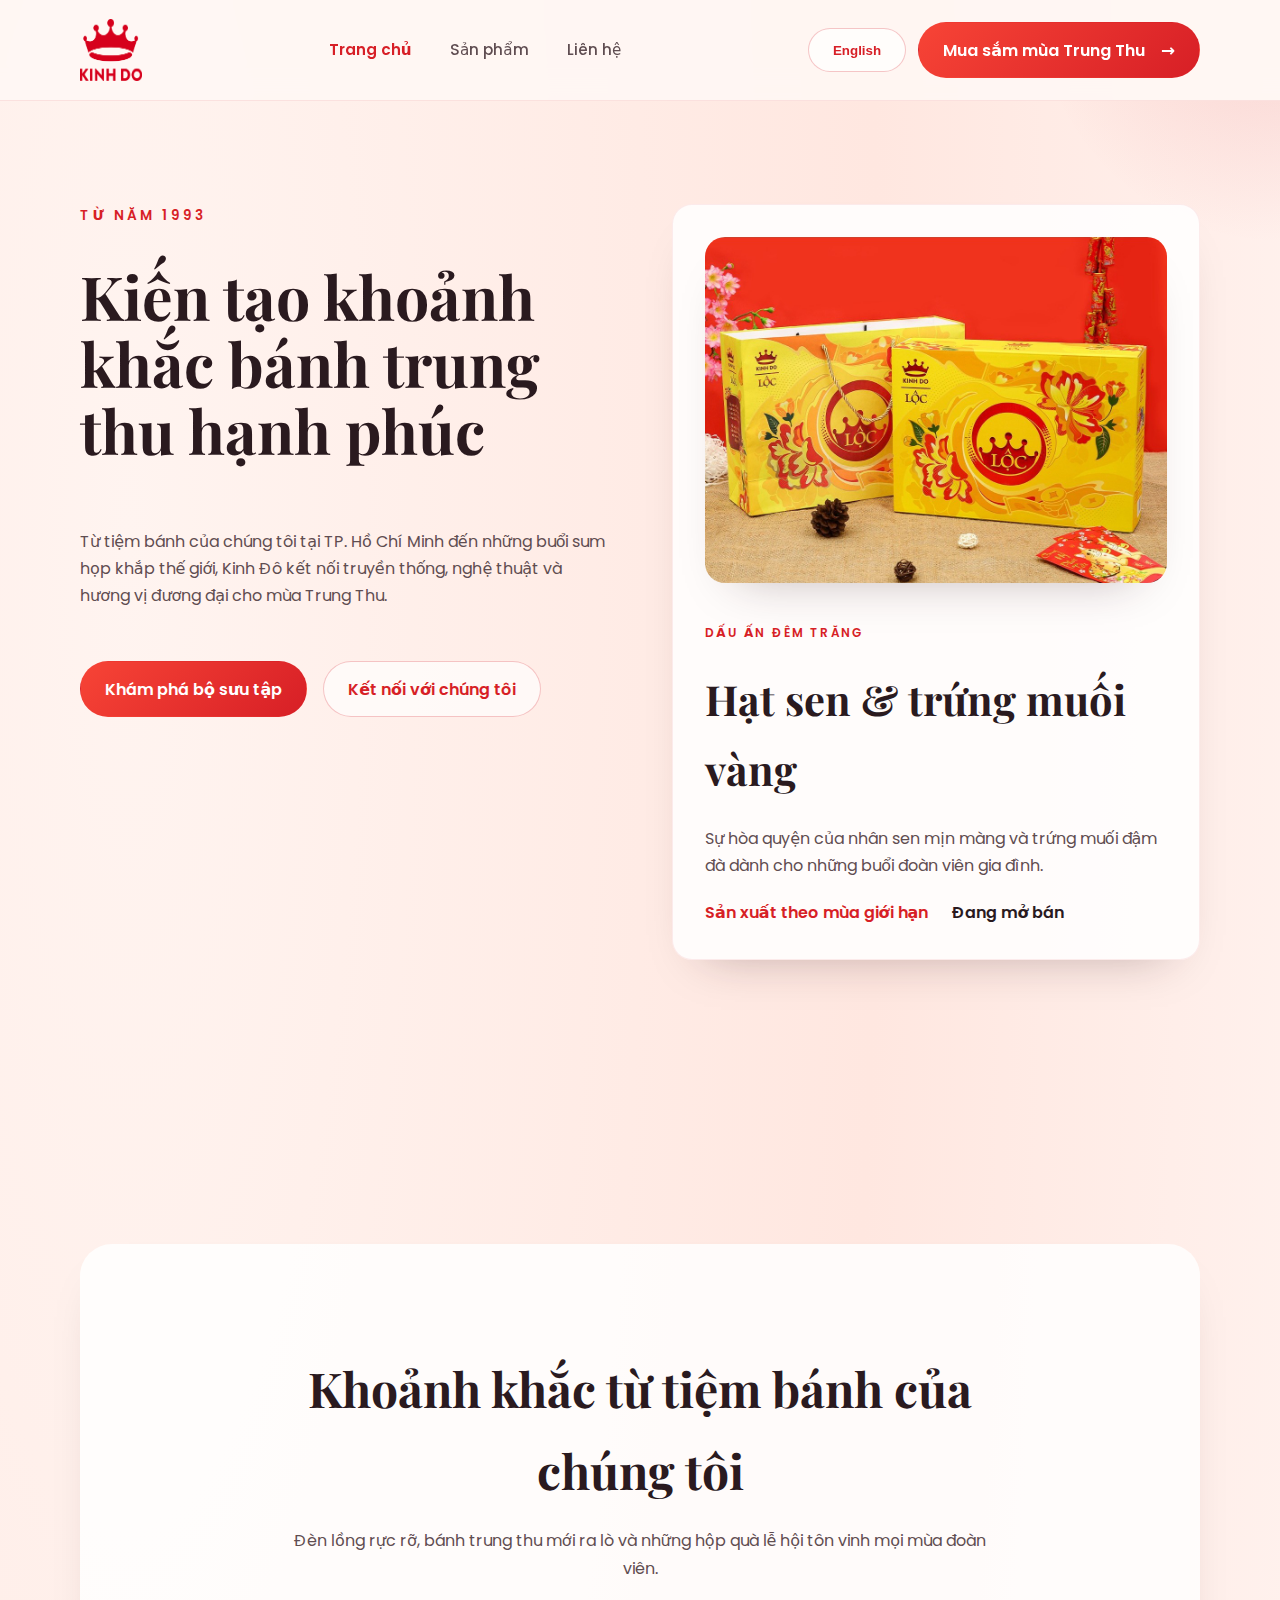
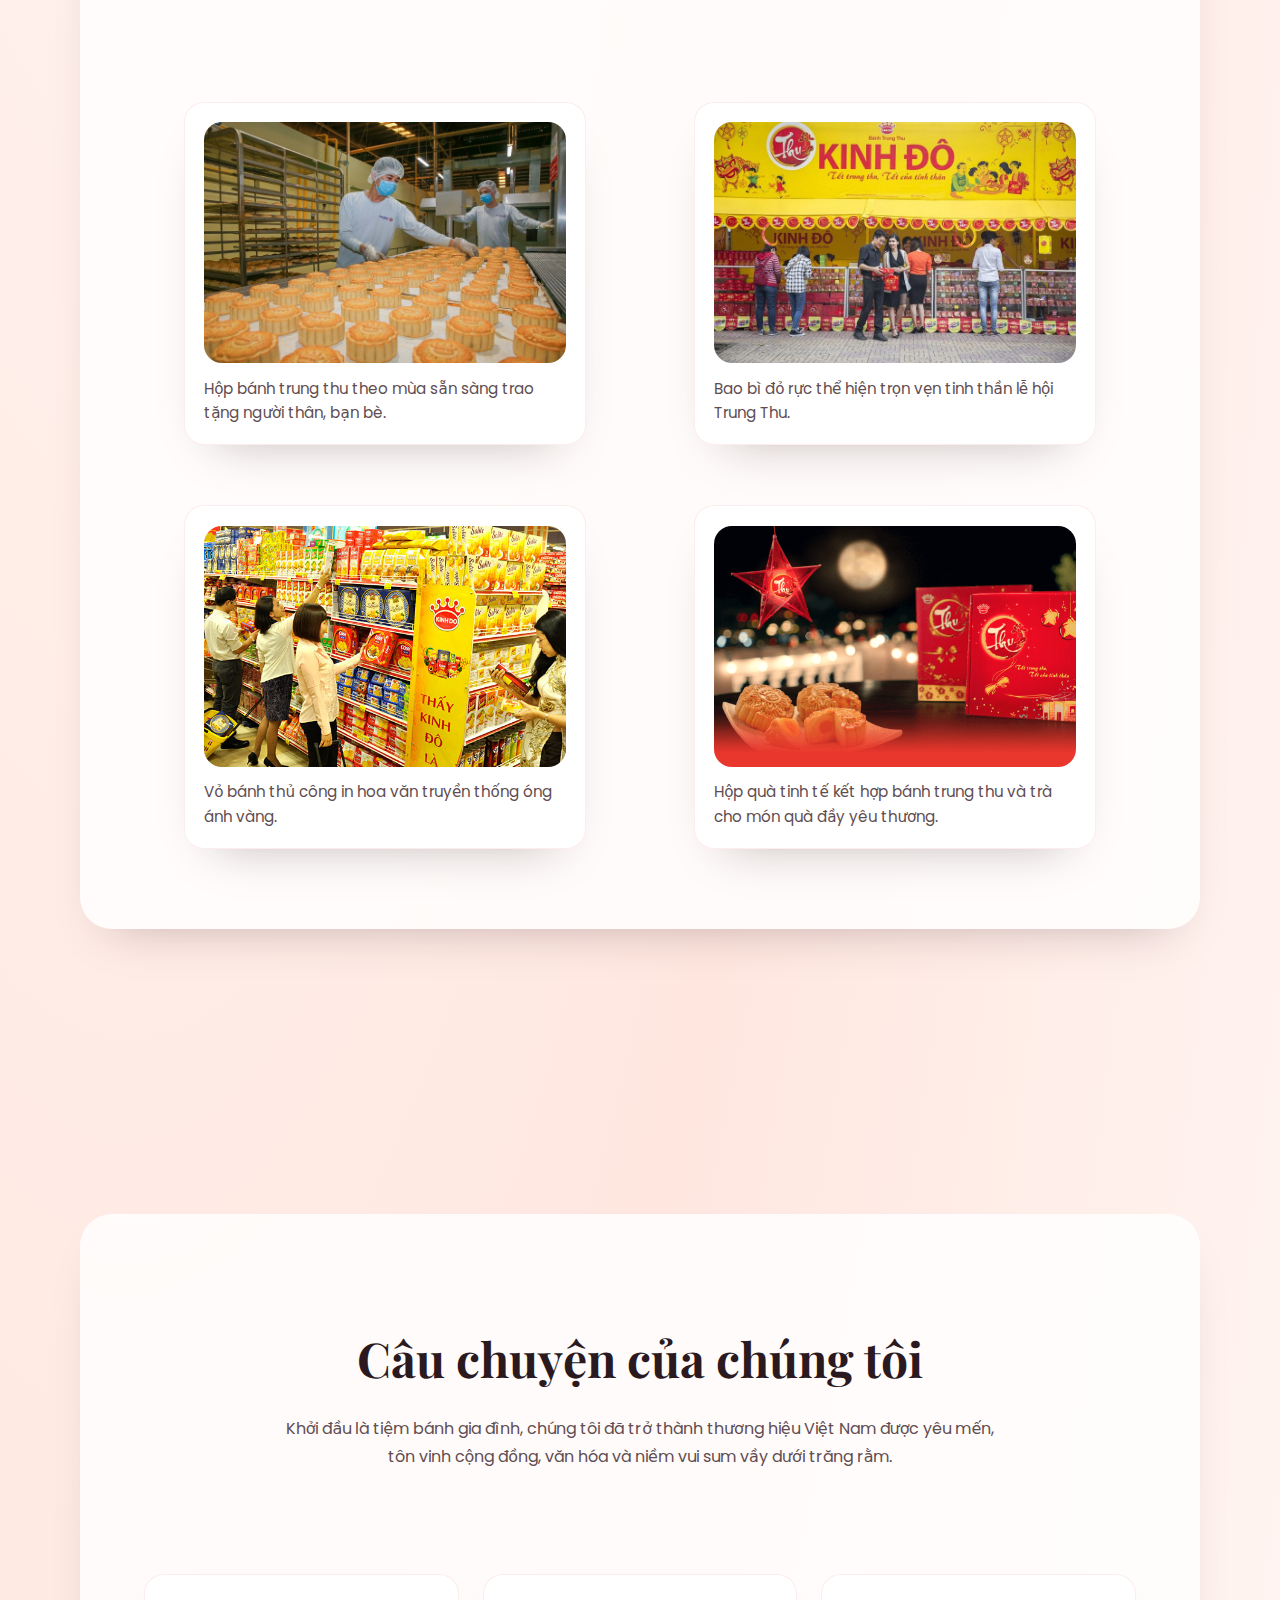
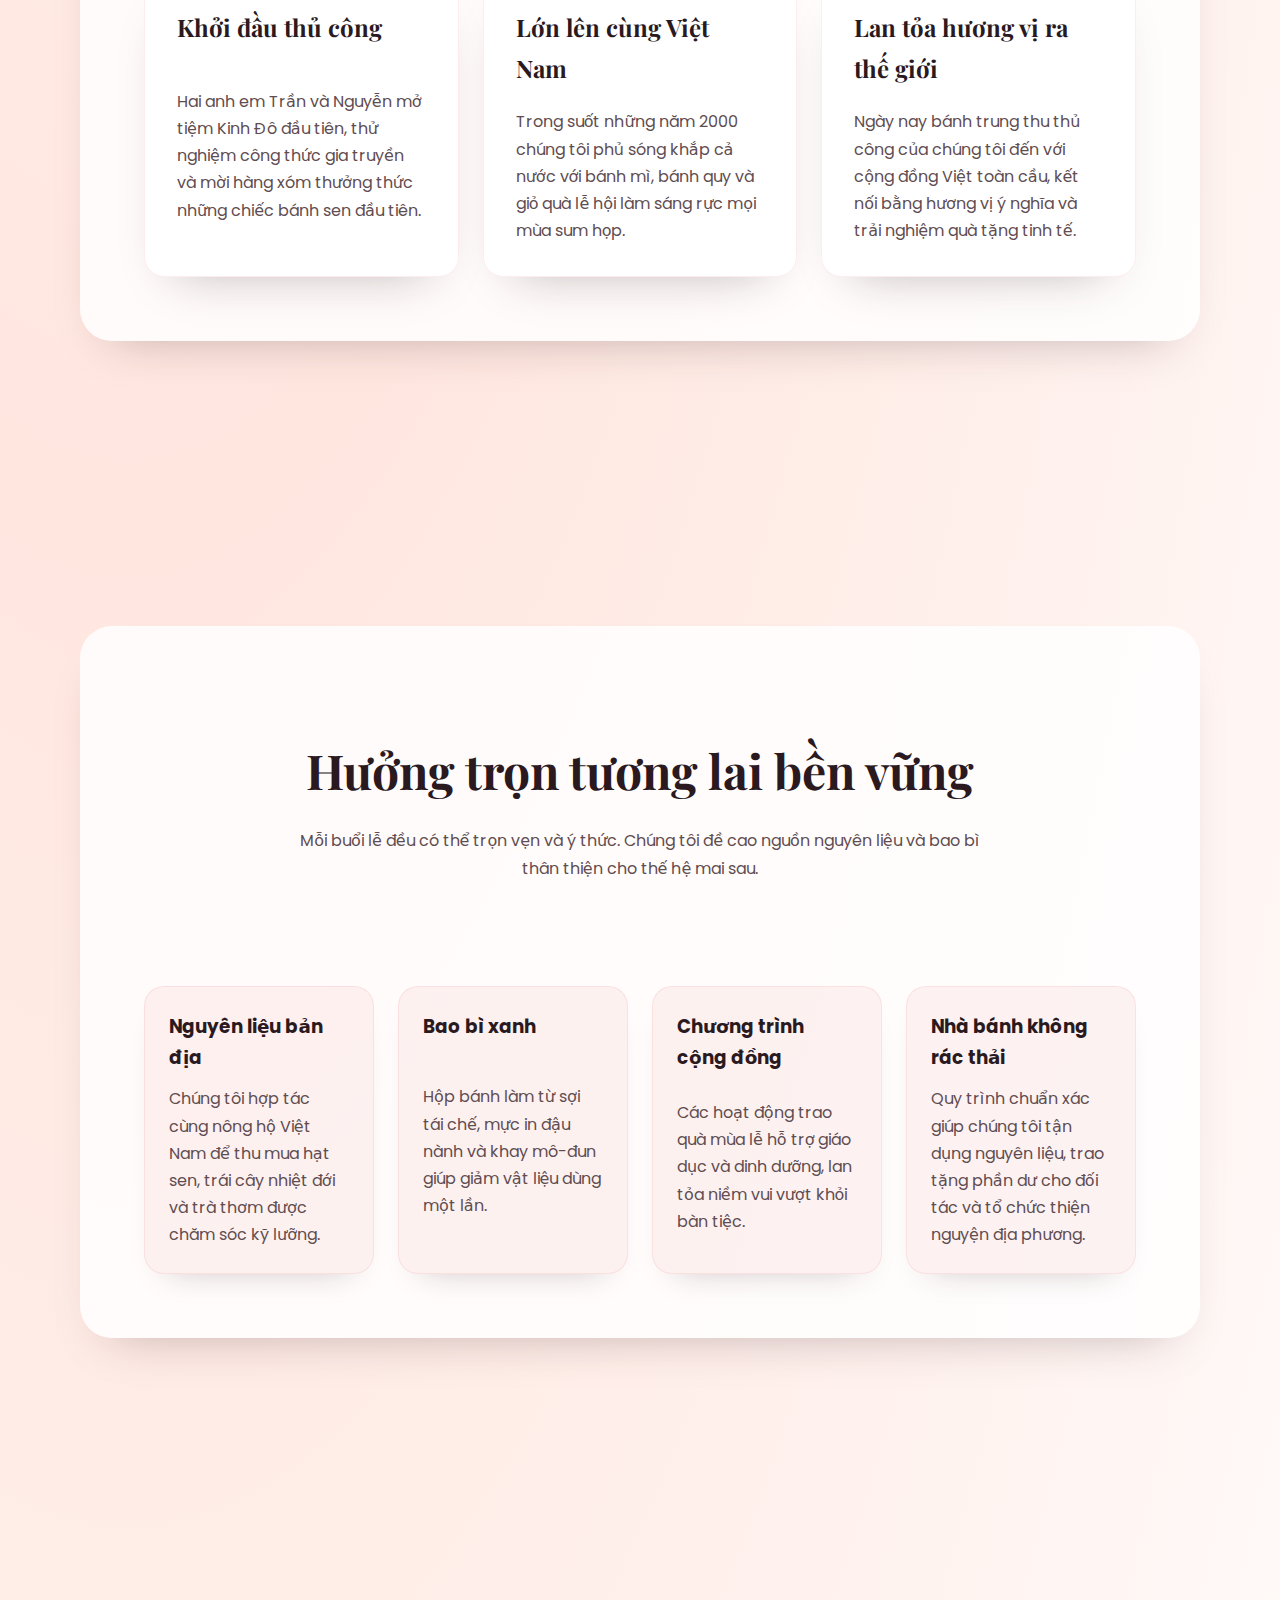
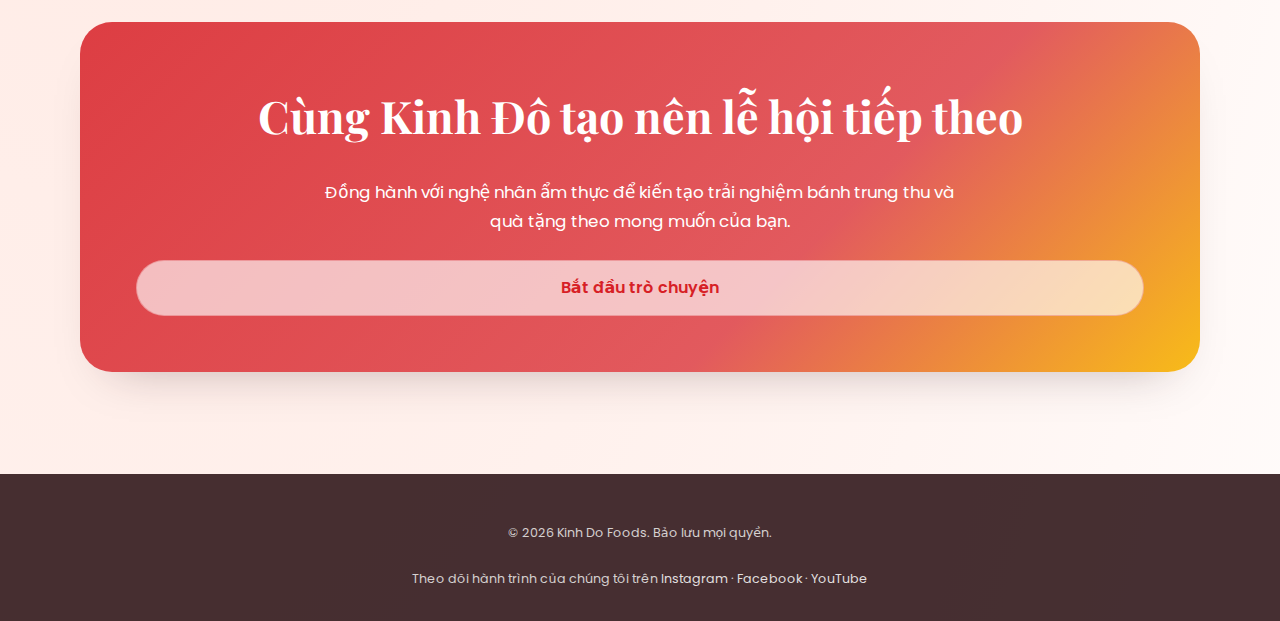
<file: index.html>
<!DOCTYPE html>
<html lang="vi">
<head>
  <meta charset="UTF-8" />
  <meta name="viewport" content="width=device-width, initial-scale=1.0" />
  <title>Kinh Do Foods | Home</title>
  <link rel="preconnect" href="https://fonts.googleapis.com">
  <link rel="preconnect" href="https://fonts.gstatic.com" crossorigin>
  <link href="https://fonts.googleapis.com/css2?family=Playfair+Display:wght@500;600;700&family=Poppins:wght@300;400;500;600;700&display=swap" rel="stylesheet">
  <link rel="stylesheet" href="styles.css">
</head>
<body>
  <header class="site-header">
    <div class="container nav-bar">
      <a class="brand" href="index.html">
        <img src="logo-kinh-do-635x516-152344819.png" alt="Kinh Do Foods logo" />
      </a>
      <nav aria-label="Primary">
        <ul>
          <li><a class="active" aria-current="page" data-i18n="navHome" href="index.html">Home</a></li>
          <li><a data-i18n="navProducts" href="products.html">Products</a></li>
          <li><a data-i18n="navContact" href="contact.html">Contact</a></li>
        </ul>
      </nav>
      <div class="header-actions">
        <button class="btn btn-ghost language-toggle" type="button" id="language-toggle" aria-label="Switch to Vietnamese">
          Tiếng Việt
        </button>
        <a class="btn btn-primary" data-i18n="navShop" href="products.html">Shop Mid-Autumn</a>
      </div>
    </div>
  </header>

  <main>
    <section class="hero" id="hero">
      <div class="container">
        <div class="hero-note hero-content">
          <span class="hero-eyebrow" data-i18n="heroEyebrow">Since 1993</span>
          <h1 data-i18n="heroTitle">Crafting Joyful Mooncake Moments</h1>
          <p data-i18n="heroDescription">
            From our bakery in Ho Chi Minh City to celebrations around the world, Kinh Do Foods
            brings together tradition, artistry, and contemporary flavours for Mid-Autumn gatherings.
          </p>
          <div class="cta-group">
            <a class="btn btn-primary" data-i18n="heroPrimaryCta" href="products.html">Explore Collections</a>
            <a class="btn btn-ghost" data-i18n="heroSecondaryCta" href="contact.html">Connect with Us</a>
          </div>
        </div>
        <div class="card hero-card" aria-hidden="true">
          <figure class="hero-card-media">
            <img
              src="vn-11134207-7r98o-lr866fv2vj5w60-3532510397.jpg"
              alt="Lotus seed and salted egg yolk mooncake with decorative packaging."
              loading="lazy"
            />
          </figure>
          <span class="card-overline" data-i18n="heroCardOverline">Moonlit Signature</span>
          <h2 data-i18n="heroCardTitle">Lotus Seed &amp; Golden Yolk</h2>
          <p data-i18n="heroCardDescription">A harmonious blend of velvety lotus paste and salted egg yolk crafted for family traditions.</p>
          <div class="hero-card-footer">
            <span data-i18n="heroCardFootnote1">Limited seasonal batch</span>
            <span data-i18n="heroCardFootnote2">Available now</span>
          </div>
        </div>
      </div>
    </section>

    <section class="photo-gallery" aria-labelledby="gallery-title">
      <div class="container">
        <div class="section-heading">
          <h2 id="gallery-title" data-i18n="galleryHeading">Moments from Our Bakery</h2>
          <p data-i18n="galleryDescription">Glowing lanterns, freshly baked mooncakes, and festive gift sets that celebrate every Mid-Autumn gathering.</p>
        </div>
        <div class="gallery-grid">
          <figure class="gallery-card">
            <img src="home%20images/banh-kinh-do-1142696503.jpg" alt="Decorative tins of Kinh Do mooncakes arranged beside tea." />
            <figcaption data-i18n="galleryCaption1">Seasonal mooncake tins ready to delight families and friends.</figcaption>
          </figure>
          <figure class="gallery-card">
            <img src="home%20images/Mua-banh-trung-thu-Kinh-Do-o-dau-Bang-gia-3704805917.jpg" alt="Display of assorted Kinh Do mooncakes in bright red packaging." />
            <figcaption data-i18n="galleryCaption2">Bold red packaging that captures the spirit of Mid-Autumn festivals.</figcaption>
          </figure>
          <figure class="gallery-card">
            <img src="home%20images/2384-1-1606988458230392212630-3099024397.jpg" alt="A close-up of mooncakes with golden crusts and patterned tops." />
            <figcaption data-i18n="galleryCaption3">Handcrafted crusts stamped with heritage motifs and golden shine.</figcaption>
          </figure>
          <figure class="gallery-card">
            <img src="home%20images/banh-kinh-do-1373247095.png" alt="Gift box with mooncakes, teacups, and lantern decorations." />
            <figcaption data-i18n="galleryCaption4">Curated gift boxes pairing mooncakes with tea for heartfelt gifting.</figcaption>
          </figure>
        </div>
      </div>
    </section>

    <section id="story">
      <div class="container our-story">
        <div class="section-heading">
          <h2 data-i18n="storyHeading">Our Story</h2>
          <p data-i18n="storyIntro">
            What began as a family bakery has flourished into a beloved Vietnamese brand honouring community, culture,
            and the delight of sharing mooncakes beneath the full moon.
          </p>
        </div>
        <div class="story-grid">
          <article class="card story-card">
            <h3 data-i18n="storyCard1Title">Handcrafted Beginnings</h3>
            <p data-i18n="storyCard1Description">
              Brothers Tran and Nguyen opened the first Kinh Do bakery, experimenting with family recipes and inviting
              neighbours to taste the very first lotus seed mooncakes.
            </p>
          </article>
          <article class="card story-card">
            <h3 data-i18n="storyCard2Title">Growing With Vietnam</h3>
            <p data-i18n="storyCard2Description">
              Throughout the 2000s we expanded across the country, introducing breads, biscuits, and festive hampers
              that brightened celebrations in every province.
            </p>
          </article>
          <article class="card story-card">
            <h3 data-i18n="storyCard3Title">Sharing the Glow Worldwide</h3>
            <p data-i18n="storyCard3Description">
              Today our artisanal mooncakes travel globally, connecting Vietnamese communities with meaningful flavours
              and design-led gifting experiences.
            </p>
          </article>
        </div>
      </div>
    </section>

    <section id="sustainability">
      <div class="container sustainability">
        <div class="section-heading">
          <h2 data-i18n="sustainabilityHeading">Savour the Future Responsibly</h2>
          <p data-i18n="sustainabilityIntro">Every celebration can be mindful. We champion thoughtful sourcing and packaging for the next generation.</p>
        </div>
        <div class="sustainability-grid">
          <article class="sustainability-card">
            <h4 data-i18n="sustainabilityCard1Title">Local Ingredients</h4>
            <p data-i18n="sustainabilityCard1Description">We partner with Vietnamese farmers to source lotus seeds, tropical fruits, and fragrant teas harvested with care.</p>
          </article>
          <article class="sustainability-card">
            <h4 data-i18n="sustainabilityCard2Title">Eco Packaging</h4>
            <p data-i18n="sustainabilityCard2Description">Our boxes are crafted from recycled fibres, soy-based inks, and modular inserts that reduce single-use materials.</p>
          </article>
          <article class="sustainability-card">
            <h4 data-i18n="sustainabilityCard3Title">Community Programs</h4>
            <p data-i18n="sustainabilityCard3Description">Festive giving drives support education and nutrition initiatives, spreading joy beyond the holiday table.</p>
          </article>
          <article class="sustainability-card">
            <h4 data-i18n="sustainabilityCard4Title">Zero Waste Bakeries</h4>
            <p data-i18n="sustainabilityCard4Description">We optimise production with precise batching, redistributing surplus to local partners and charities.</p>
          </article>
        </div>
      </div>
    </section>

    <section>
      <div class="container cta-banner">
        <h3 data-i18n="ctaBannerHeading">Design Your Next Celebration with Kinh Do</h3>
        <p data-i18n="ctaBannerText">Collaborate with our culinary artists to compose bespoke mooncake experiences and seasonal hampers.</p>
        <a class="btn btn-ghost" data-i18n="ctaBannerButton" href="contact.html">Start a Conversation</a>
      </div>
    </section>
  </main>

  <footer>
    <div class="container">
      <small>&copy; <span id="year"></span> <span data-i18n="footerCopy">Kinh Do Foods. All rights reserved.</span></small>
      <small><span data-i18n="footerSocial">Follow our journey on</span> <a href="#">Instagram</a> · <a href="#">Facebook</a> · <a href="#">YouTube</a></small>
    </div>
  </footer>

  <script>
    document.getElementById('year').textContent = new Date().getFullYear();

    const translations = {
      en: {
        navHome: 'Home',
        navProducts: 'Products',
        navContact: 'Contact',
        navShop: 'Shop Mid-Autumn',
        heroEyebrow: 'Since 1993',
        heroTitle: 'Crafting Joyful Mooncake Moments',
        heroDescription:
          'From our bakery in Ho Chi Minh City to celebrations around the world, Kinh Do Foods brings together tradition, artistry, and contemporary flavours for Mid-Autumn gatherings.',
        heroPrimaryCta: 'Explore Collections',
        heroSecondaryCta: 'Connect with Us',
        heroCardOverline: 'Moonlit Signature',
        heroCardTitle: 'Lotus Seed & Golden Yolk',
        heroCardDescription:
          'A harmonious blend of velvety lotus paste and salted egg yolk crafted for family traditions.',
        heroCardFootnote1: 'Limited seasonal batch',
        heroCardFootnote2: 'Available now',
        galleryHeading: 'Moments from Our Bakery',
        galleryDescription:
          'Glowing lanterns, freshly baked mooncakes, and festive gift sets that celebrate every Mid-Autumn gathering.',
        galleryCaption1: 'Seasonal mooncake tins ready to delight families and friends.',
        galleryCaption2: 'Bold red packaging that captures the spirit of Mid-Autumn festivals.',
        galleryCaption3: 'Handcrafted crusts stamped with heritage motifs and golden shine.',
        galleryCaption4: 'Curated gift boxes pairing mooncakes with tea for heartfelt gifting.',
        storyHeading: 'Our Story',
        storyIntro:
          'What began as a family bakery has flourished into a beloved Vietnamese brand honouring community, culture, and the delight of sharing mooncakes beneath the full moon.',
        storyCard1Title: 'Handcrafted Beginnings',
        storyCard1Description:
          'Brothers Tran and Nguyen opened the first Kinh Do bakery, experimenting with family recipes and inviting neighbours to taste the very first lotus seed mooncakes.',
        storyCard2Title: 'Growing With Vietnam',
        storyCard2Description:
          'Throughout the 2000s we expanded across the country, introducing breads, biscuits, and festive hampers that brightened celebrations in every province.',
        storyCard3Title: 'Sharing the Glow Worldwide',
        storyCard3Description:
          'Today our artisanal mooncakes travel globally, connecting Vietnamese communities with meaningful flavours and design-led gifting experiences.',
        sustainabilityHeading: 'Savour the Future Responsibly',
        sustainabilityIntro:
          'Every celebration can be mindful. We champion thoughtful sourcing and packaging for the next generation.',
        sustainabilityCard1Title: 'Local Ingredients',
        sustainabilityCard1Description:
          'We partner with Vietnamese farmers to source lotus seeds, tropical fruits, and fragrant teas harvested with care.',
        sustainabilityCard2Title: 'Eco Packaging',
        sustainabilityCard2Description:
          'Our boxes are crafted from recycled fibres, soy-based inks, and modular inserts that reduce single-use materials.',
        sustainabilityCard3Title: 'Community Programs',
        sustainabilityCard3Description:
          'Festive giving drives support education and nutrition initiatives, spreading joy beyond the holiday table.',
        sustainabilityCard4Title: 'Zero Waste Bakeries',
        sustainabilityCard4Description:
          'We optimise production with precise batching, redistributing surplus to local partners and charities.',
        ctaBannerHeading: 'Design Your Next Celebration with Kinh Do',
        ctaBannerText:
          'Collaborate with our culinary artists to compose bespoke mooncake experiences and seasonal hampers.',
        ctaBannerButton: 'Start a Conversation',
        footerCopy: 'Kinh Do Foods. All rights reserved.',
        footerSocial: 'Follow our journey on'
      },
      vi: {
        navHome: 'Trang chủ',
        navProducts: 'Sản phẩm',
        navContact: 'Liên hệ',
        navShop: 'Mua sắm mùa Trung Thu',
        heroEyebrow: 'Từ năm 1993',
        heroTitle: 'Kiến tạo khoảnh khắc bánh trung thu hạnh phúc',
        heroDescription:
          'Từ tiệm bánh của chúng tôi tại TP. Hồ Chí Minh đến những buổi sum họp khắp thế giới, Kinh Đô kết nối truyền thống, nghệ thuật và hương vị đương đại cho mùa Trung Thu.',
        heroPrimaryCta: 'Khám phá bộ sưu tập',
        heroSecondaryCta: 'Kết nối với chúng tôi',
        heroCardOverline: 'Dấu ấn đêm trăng',
        heroCardTitle: 'Hạt sen & trứng muối vàng',
        heroCardDescription:
          'Sự hòa quyện của nhân sen mịn màng và trứng muối đậm đà dành cho những buổi đoàn viên gia đình.',
        heroCardFootnote1: 'Sản xuất theo mùa giới hạn',
        heroCardFootnote2: 'Đang mở bán',
        galleryHeading: 'Khoảnh khắc từ tiệm bánh của chúng tôi',
        galleryDescription:
          'Đèn lồng rực rỡ, bánh trung thu mới ra lò và những hộp quà lễ hội tôn vinh mọi mùa đoàn viên.',
        galleryCaption1: 'Hộp bánh trung thu theo mùa sẵn sàng trao tặng người thân, bạn bè.',
        galleryCaption2: 'Bao bì đỏ rực thể hiện trọn vẹn tinh thần lễ hội Trung Thu.',
        galleryCaption3: 'Vỏ bánh thủ công in hoa văn truyền thống óng ánh vàng.',
        galleryCaption4: 'Hộp quà tinh tế kết hợp bánh trung thu và trà cho món quà đầy yêu thương.',
        storyHeading: 'Câu chuyện của chúng tôi',
        storyIntro:
          'Khởi đầu là tiệm bánh gia đình, chúng tôi đã trở thành thương hiệu Việt Nam được yêu mến, tôn vinh cộng đồng, văn hóa và niềm vui sum vầy dưới trăng rằm.',
        storyCard1Title: 'Khởi đầu thủ công',
        storyCard1Description:
          'Hai anh em Trần và Nguyễn mở tiệm Kinh Đô đầu tiên, thử nghiệm công thức gia truyền và mời hàng xóm thưởng thức những chiếc bánh sen đầu tiên.',
        storyCard2Title: 'Lớn lên cùng Việt Nam',
        storyCard2Description:
          'Trong suốt những năm 2000 chúng tôi phủ sóng khắp cả nước với bánh mì, bánh quy và giỏ quà lễ hội làm sáng rực mọi mùa sum họp.',
        storyCard3Title: 'Lan tỏa hương vị ra thế giới',
        storyCard3Description:
          'Ngày nay bánh trung thu thủ công của chúng tôi đến với cộng đồng Việt toàn cầu, kết nối bằng hương vị ý nghĩa và trải nghiệm quà tặng tinh tế.',
        sustainabilityHeading: 'Hưởng trọn tương lai bền vững',
        sustainabilityIntro:
          'Mỗi buổi lễ đều có thể trọn vẹn và ý thức. Chúng tôi đề cao nguồn nguyên liệu và bao bì thân thiện cho thế hệ mai sau.',
        sustainabilityCard1Title: 'Nguyên liệu bản địa',
        sustainabilityCard1Description:
          'Chúng tôi hợp tác cùng nông hộ Việt Nam để thu mua hạt sen, trái cây nhiệt đới và trà thơm được chăm sóc kỹ lưỡng.',
        sustainabilityCard2Title: 'Bao bì xanh',
        sustainabilityCard2Description:
          'Hộp bánh làm từ sợi tái chế, mực in đậu nành và khay mô-đun giúp giảm vật liệu dùng một lần.',
        sustainabilityCard3Title: 'Chương trình cộng đồng',
        sustainabilityCard3Description:
          'Các hoạt động trao quà mùa lễ hỗ trợ giáo dục và dinh dưỡng, lan tỏa niềm vui vượt khỏi bàn tiệc.',
        sustainabilityCard4Title: 'Nhà bánh không rác thải',
        sustainabilityCard4Description:
          'Quy trình chuẩn xác giúp chúng tôi tận dụng nguyên liệu, trao tặng phần dư cho đối tác và tổ chức thiện nguyện địa phương.',
        ctaBannerHeading: 'Cùng Kinh Đô tạo nên lễ hội tiếp theo',
        ctaBannerText:
          'Đồng hành với nghệ nhân ẩm thực để kiến tạo trải nghiệm bánh trung thu và quà tặng theo mong muốn của bạn.',
        ctaBannerButton: 'Bắt đầu trò chuyện',
        footerCopy: 'Kinh Do Foods. Bảo lưu mọi quyền.',
        footerSocial: 'Theo dõi hành trình của chúng tôi trên'
      }
    };

    const translatableElements = document.querySelectorAll('[data-i18n]');
    const languageToggle = document.getElementById('language-toggle');
    const LANGUAGE_STORAGE_KEY = 'kinhdoLanguage';
    const savedLanguage = localStorage.getItem(LANGUAGE_STORAGE_KEY);
    let currentLanguage = savedLanguage === 'en' || savedLanguage === 'vi' ? savedLanguage : 'vi';

    const applyTranslations = (language) => {
      const locale = language === 'vi' ? 'vi' : 'en';
      document.documentElement.setAttribute('lang', locale);

      translatableElements.forEach((element) => {
        const key = element.dataset.i18n;
        const translation = translations[locale][key];

        if (translation) {
          element.textContent = translation;
        }
      });
    };

    const updateToggleLabel = (language) => {
      if (!languageToggle) return;

      if (language === 'vi') {
        languageToggle.textContent = 'English';
        languageToggle.setAttribute('aria-label', 'Switch to English');
      } else {
        languageToggle.textContent = 'Tiếng Việt';
        languageToggle.setAttribute('aria-label', 'Switch to Vietnamese');
      }
    };

    const setLanguage = (language) => {
      const locale = language === 'vi' ? 'vi' : 'en';
      currentLanguage = locale;
      applyTranslations(locale);
      updateToggleLabel(locale);
      localStorage.setItem(LANGUAGE_STORAGE_KEY, locale);
    };

    if (languageToggle) {
      languageToggle.addEventListener('click', () => {
        setLanguage(currentLanguage === 'en' ? 'vi' : 'en');
      });
    }

    setLanguage(currentLanguage);
  </script>
</body>
</html>
</file>
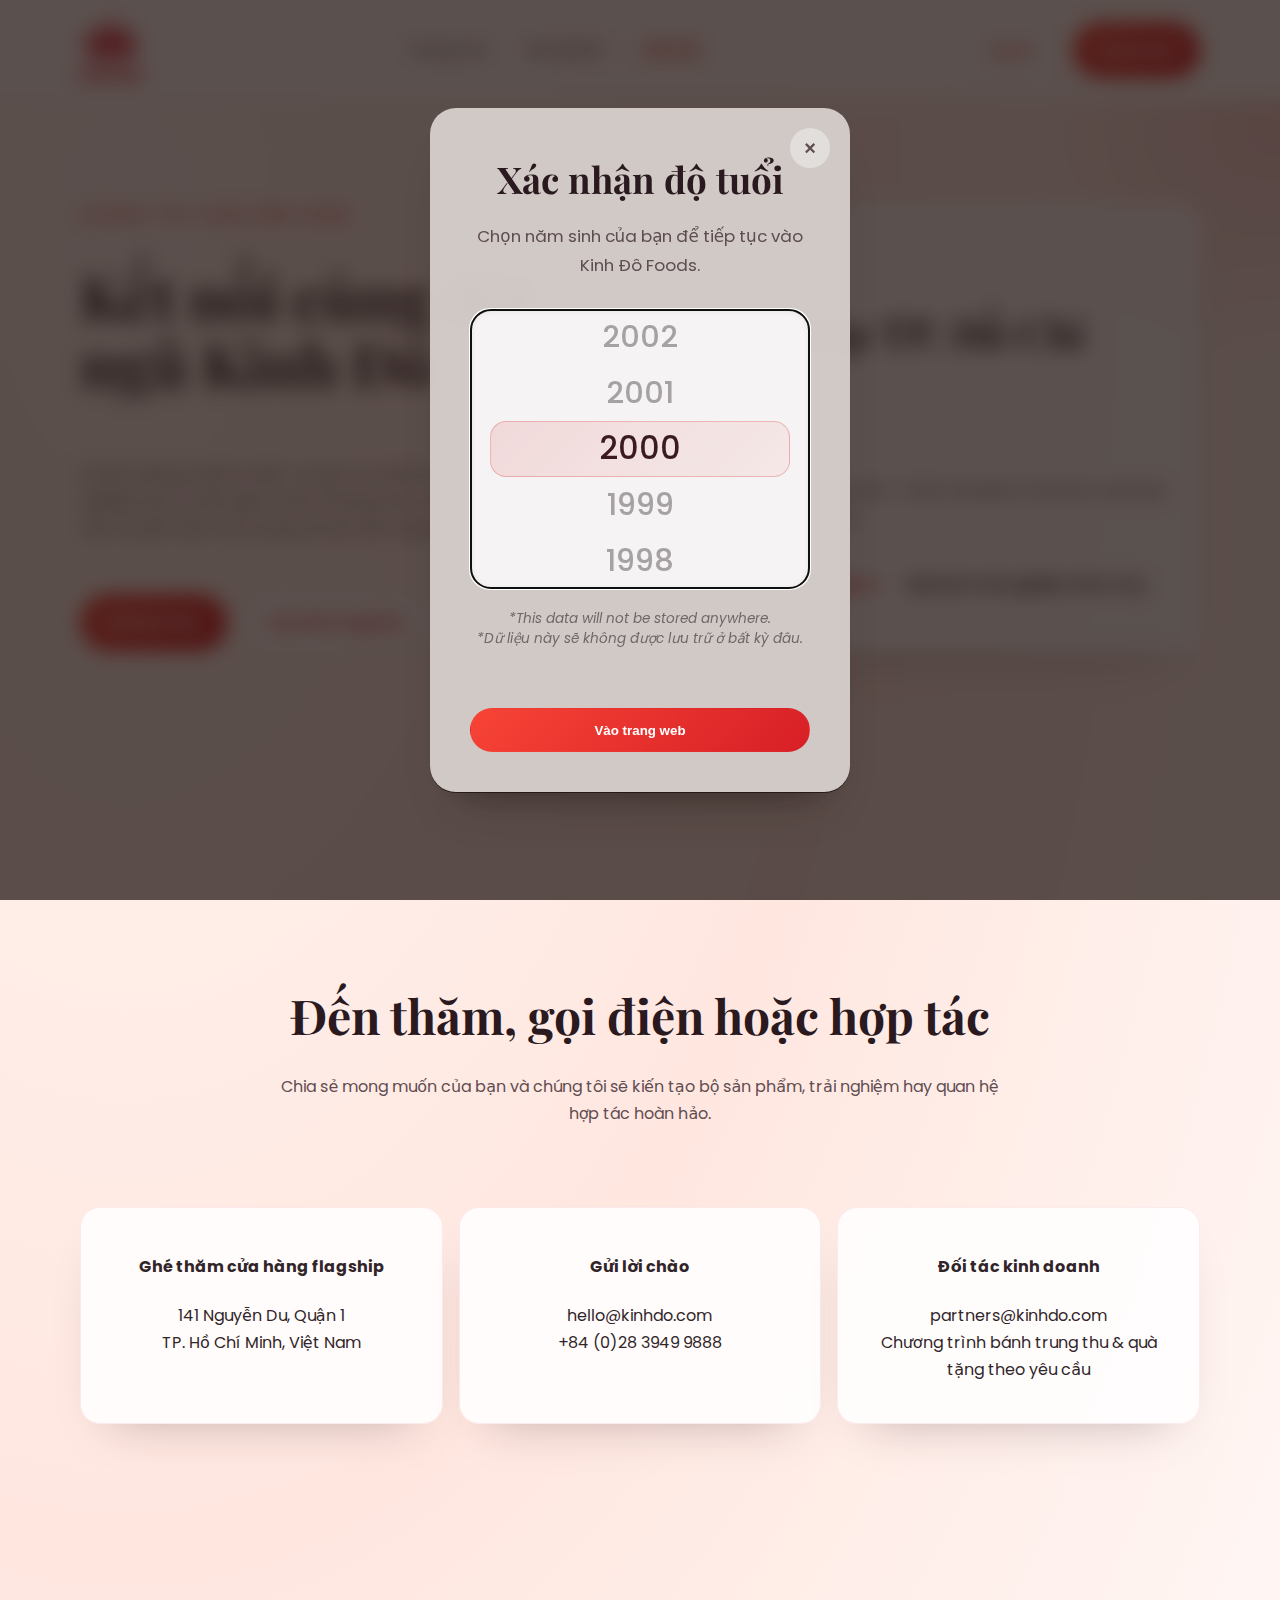
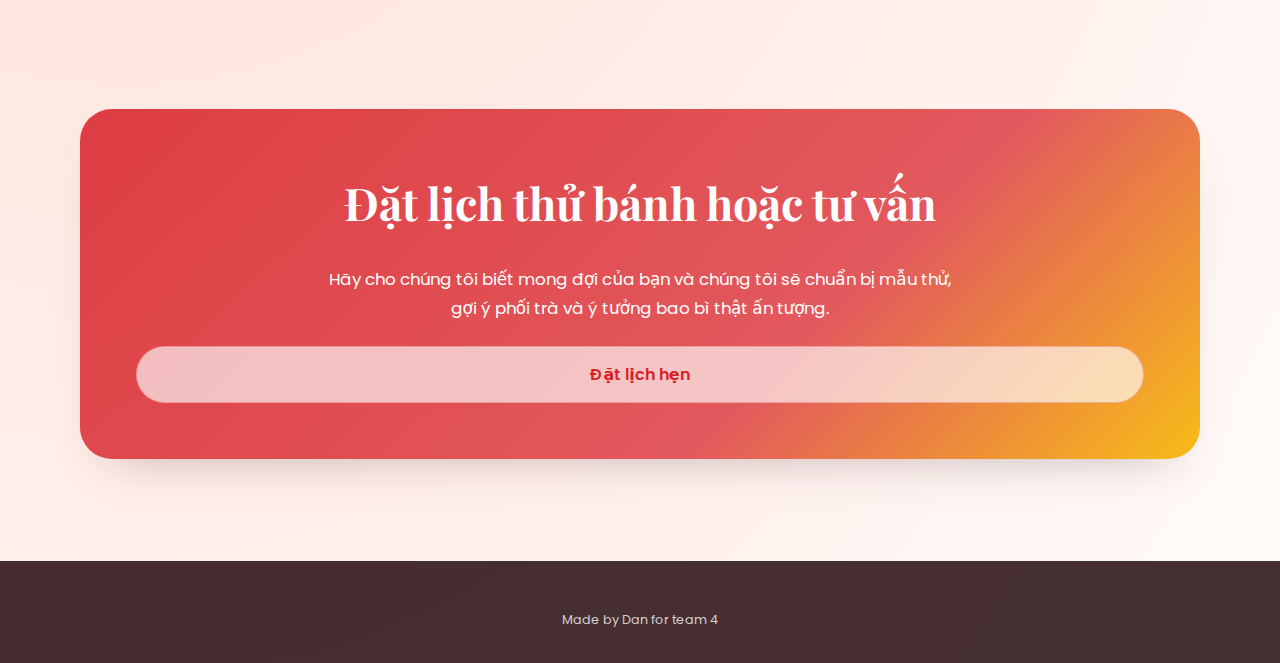
<file: contact.html>
<!DOCTYPE html>
<html lang="vi">
<head>
  <meta charset="UTF-8" />
  <meta name="viewport" content="width=device-width, initial-scale=1.0" />
  <title>Kinh Do Foods | Contact</title>
  <link rel="preconnect" href="https://fonts.googleapis.com">
  <link rel="preconnect" href="https://fonts.gstatic.com" crossorigin>
  <link href="https://fonts.googleapis.com/css2?family=Playfair+Display:wght@500;600;700&family=Poppins:wght@300;400;500;600;700&display=swap" rel="stylesheet">
  <link rel="stylesheet" href="styles.css">
</head>
<body class="age-gate-open">
  <div class="age-gate-backdrop" id="age-gate" role="dialog" aria-modal="true" aria-labelledby="age-gate-title">
    <div class="age-gate-modal">
      <button type="button" class="age-gate-close" id="age-gate-close" aria-label="Đóng cửa sổ xác minh tuổi">
        <span aria-hidden="true">&times;</span>
      </button>
      <h2 id="age-gate-title" data-i18n="ageGateTitle">Xác nhận độ tuổi</h2>
      <p class="age-gate-description" data-i18n="ageGateDescription">Chọn năm sinh của bạn để tiếp tục vào Kinh Đô Foods.</p>
      <div class="age-picker" role="group">
        <div
          class="age-picker-wheel"
          id="age-picker"
          role="listbox"
          aria-label="Chọn năm sinh của bạn"
          tabindex="0"
        >
          <ul class="age-picker-options" id="age-picker-list"></ul>
        </div>
        <div class="age-picker-highlight" aria-hidden="true"></div>
      </div>
      <p class="age-gate-disclaimer">
        <em>*This data will not be stored anywhere.</em><br />
        <em>*Dữ liệu này sẽ không được lưu trữ ở bất kỳ đâu.</em>
      </p>
      <p class="age-gate-footnote" id="age-gate-footnote" aria-live="polite"></p>
      <button class="btn btn-primary age-gate-confirm" type="button" id="age-gate-confirm" data-i18n="ageGateConfirm">
        Vào trang web
      </button>
    </div>
  </div>
  <header class="site-header">
    <div class="container nav-bar">
      <a class="brand" href="index.html">
        <img src="logo-kinh-do-635x516-152344819.png" alt="Kinh Do Foods logo" />
      </a>
      <nav aria-label="Primary">
        <ul>
          <li><a data-i18n="navHome" href="index.html">Trang chủ</a></li>
          <li><a data-i18n="navProducts" href="products.html">Sản phẩm</a></li>
          <li><a class="active" aria-current="page" data-i18n="navContact" href="contact.html">Liên hệ</a></li>
        </ul>
      </nav>
      <div class="header-actions">
        <button class="btn btn-ghost language-toggle" type="button" id="language-toggle" aria-label="Switch to Vietnamese">
          Tiếng Việt
        </button>
        <a class="btn btn-primary" data-i18n="navEmail" href="mailto:hello@kinhdo.com">Gửi email</a>
      </div>
    </div>
  </header>

  <main>
    <section class="hero contact-hero">
      <div class="container">
        <div class="hero-note hero-content">
          <span class="hero-eyebrow" data-i18n="heroEyebrow">Chúng tôi luôn sẵn sàng</span>
          <h1 data-i18n="heroTitle">Kết nối cùng đội ngũ Kinh Đô</h1>
          <p data-i18n="heroDescription">
            Dù bạn đang chuẩn bị tiệc Trung Thu, thiết kế quà tặng doanh nghiệp hay chỉ đơn giản muốn thưởng thức món bánh yêu
            thích, các chuyên viên của chúng tôi luôn sẵn sàng hỗ trợ.
          </p>
          <div class="cta-group">
            <a class="btn btn-primary" data-i18n="heroPrimaryCta" href="mailto:hello@kinhdo.com">Gửi lời chào</a>
            <a class="btn btn-ghost" data-i18n="heroSecondaryCta" href="tel:+8402839499888">Gọi đến flagship</a>
          </div>
        </div>
        <div class="card hero-card">
          <span class="card-overline" data-i18n="contactCardOverline">Giờ đón khách</span>
          <h2 data-i18n="contactCardTitle">Flagship TP. Hồ Chí Minh</h2>
          <p data-i18n="contactCardDescription">Mở cửa hằng ngày 9:00 – 21:00 với phiên thử bánh cuối tuần dành riêng cho bạn.</p>
          <div class="hero-card-footer">
            <span data-i18n="contactCardFootnote1">141 Nguyễn Du, Quận 1</span>
            <span data-i18n="contactCardFootnote2">Đặt lịch trải nghiệm hôm nay</span>
          </div>
        </div>
      </div>
    </section>

    <section id="contact-details">
      <div class="container">
        <div class="contact">
          <div class="section-heading">
            <h2 data-i18n="contactHeading">Đến thăm, gọi điện hoặc hợp tác</h2>
            <p data-i18n="contactIntro">Chia sẻ mong muốn của bạn và chúng tôi sẽ kiến tạo bộ sản phẩm, trải nghiệm hay quan hệ hợp tác hoàn hảo.</p>
          </div>
          <div class="contact-details">
            <div class="contact-card">
              <h4 data-i18n="contactVisitTitle">Ghé thăm cửa hàng flagship</h4>
              <p>
                <span data-i18n="contactVisitLine1">141 Nguyễn Du, Quận 1</span><br />
                <span data-i18n="contactVisitLine2">TP. Hồ Chí Minh, Việt Nam</span>
              </p>
            </div>
            <div class="contact-card">
              <h4 data-i18n="contactSayTitle">Gửi lời chào</h4>
              <p>
                <a href="mailto:hello@kinhdo.com">hello@kinhdo.com</a><br />
                <a href="tel:+8402839499888">+84 (0)28 3949 9888</a>
              </p>
            </div>
            <div class="contact-card">
              <h4 data-i18n="contactPartnersTitle">Đối tác kinh doanh</h4>
              <p>
                <a href="mailto:partners@kinhdo.com">partners@kinhdo.com</a><br />
                <span data-i18n="contactPartnersDescription">Chương trình bánh trung thu &amp; quà tặng theo yêu cầu</span>
              </p>
            </div>
          </div>
        </div>
      </div>
    </section>

    <section>
      <div class="container cta-banner">
        <h3 data-i18n="ctaBannerHeading">Đặt lịch thử bánh hoặc tư vấn</h3>
        <p data-i18n="ctaBannerText">Hãy cho chúng tôi biết mong đợi của bạn và chúng tôi sẽ chuẩn bị mẫu thử, gợi ý phối trà và ý tưởng bao bì thật ấn tượng.</p>
        <a class="btn btn-ghost" data-i18n="ctaBannerButton" href="mailto:partners@kinhdo.com">Đặt lịch hẹn</a>
      </div>
    </section>
  </main>

  <footer>
    <div class="container">
      <small>Made by Dan for team 4</small>
    </div>
  </footer>

  <script>
    const yearElement = document.getElementById('year');
    if (yearElement) {
      yearElement.textContent = new Date().getFullYear();
    }

    const translations = {
      en: {
        navHome: 'Home',
        navProducts: 'Products',
        navContact: 'Contact',
        navEmail: 'Email Us',
        heroEyebrow: 'We’re here to help',
        heroTitle: 'Connect With the Kinh Do Team',
        heroDescription:
          'Whether you are planning a Mid-Autumn soirée, designing a corporate gifting experience, or simply craving your favourite treats, our specialists are ready to support you.',
        heroPrimaryCta: 'Say Hello',
        heroSecondaryCta: 'Call Our Flagship',
        contactCardOverline: 'Visiting Hours',
        contactCardTitle: 'Ho Chi Minh City Flagship',
        contactCardDescription: 'Open daily from 9:00 – 21:00 with dedicated tasting sessions every weekend.',
        contactCardFootnote1: '141 Nguyen Du, District 1',
        contactCardFootnote2: 'Reserve a tasting today',
        contactHeading: 'Visit, Call, or Collaborate',
        contactIntro: 'Share your vision with us and we’ll craft the perfect assortment, experience, or partnership.',
        contactVisitTitle: 'Visit Our Flagship',
        contactVisitLine1: '141 Nguyen Du, District 1',
        contactVisitLine2: 'Ho Chi Minh City, Vietnam',
        contactSayTitle: 'Say Hello',
        contactPartnersTitle: 'Business Partnerships',
        contactPartnersDescription: 'Tailored mooncake & gifting programs',
        ctaBannerHeading: 'Schedule a Tasting or Consultation',
        ctaBannerText:
          'Let us know your goals and we’ll curate samples, pairings, and packaging ideas that wow your guests.',
        ctaBannerButton: 'Book an Appointment',
        footerCopy: 'Kinh Do Foods. All rights reserved.',
        footerSocial: 'Follow our journey on',
        ageGateTitle: 'Confirm Your Age',
        ageGateDescription: 'Select your birth year to continue to Kinh Do Foods.',
        ageGateConfirm: 'Enter Website'
      },
      vi: {
        navHome: 'Trang chủ',
        navProducts: 'Sản phẩm',
        navContact: 'Liên hệ',
        navEmail: 'Gửi email',
        heroEyebrow: 'Chúng tôi luôn sẵn sàng',
        heroTitle: 'Kết nối cùng đội ngũ Kinh Đô',
        heroDescription:
          'Dù bạn đang chuẩn bị tiệc Trung Thu, thiết kế quà tặng doanh nghiệp hay chỉ đơn giản muốn thưởng thức món bánh yêu thích, các chuyên viên của chúng tôi luôn sẵn sàng hỗ trợ.',
        heroPrimaryCta: 'Gửi lời chào',
        heroSecondaryCta: 'Gọi đến flagship',
        contactCardOverline: 'Giờ đón khách',
        contactCardTitle: 'Flagship TP. Hồ Chí Minh',
        contactCardDescription: 'Mở cửa hằng ngày 9:00 – 21:00 với phiên thử bánh cuối tuần dành riêng cho bạn.',
        contactCardFootnote1: '141 Nguyễn Du, Quận 1',
        contactCardFootnote2: 'Đặt lịch trải nghiệm hôm nay',
        contactHeading: 'Đến thăm, gọi điện hoặc hợp tác',
        contactIntro: 'Chia sẻ mong muốn của bạn và chúng tôi sẽ kiến tạo bộ sản phẩm, trải nghiệm hay quan hệ hợp tác hoàn hảo.',
        contactVisitTitle: 'Ghé thăm cửa hàng flagship',
        contactVisitLine1: '141 Nguyễn Du, Quận 1',
        contactVisitLine2: 'TP. Hồ Chí Minh, Việt Nam',
        contactSayTitle: 'Gửi lời chào',
        contactPartnersTitle: 'Đối tác kinh doanh',
        contactPartnersDescription: 'Chương trình bánh trung thu & quà tặng theo yêu cầu',
        ctaBannerHeading: 'Đặt lịch thử bánh hoặc tư vấn',
        ctaBannerText:
          'Hãy cho chúng tôi biết mong đợi của bạn và chúng tôi sẽ chuẩn bị mẫu thử, gợi ý phối trà và ý tưởng bao bì thật ấn tượng.',
        ctaBannerButton: 'Đặt lịch hẹn',
        footerCopy: 'Kinh Do Foods. Bảo lưu mọi quyền.',
        footerSocial: 'Theo dõi hành trình của chúng tôi trên',
        ageGateTitle: 'Xác nhận độ tuổi',
        ageGateDescription: 'Chọn năm sinh của bạn để tiếp tục vào Kinh Đô Foods.',
        ageGateConfirm: 'Vào trang web'
      }
    };

    const AGE_GATE_MESSAGES = {
      error: {
        en: 'Please select your birth year to continue.',
        vi: 'Vui lòng chọn năm sinh để tiếp tục.'
      }
    };
    const AGE_GATE_STORAGE_KEY = 'kinhdoAgeGateStatus';
    const AGE_GATE_BIRTH_YEAR_KEY = 'kinhdoBirthYear';
    const AGE_GATE_YEAR_START = 1945;
    const AGE_GATE_YEAR_END = 2025;
    const AGE_GATE_FILLER_COUNT = 2;

    const translatableElements = document.querySelectorAll('[data-i18n]');
    const languageToggle = document.getElementById('language-toggle');
    const ageGate = document.getElementById('age-gate');
    const agePicker = document.getElementById('age-picker');
    const agePickerList = document.getElementById('age-picker-list');
    const ageGateCloseButton = document.getElementById('age-gate-close');
    const ageGateConfirmButton = document.getElementById('age-gate-confirm');
    const ageGateFootnote = document.getElementById('age-gate-footnote');

    let agePickerOptions = [];
    let agePickerOptionHeight = 0;
    let activeAgeOption = null;
    let selectedBirthYear = null;
    let ageGateInitialized = false;
    let agePickerScrollTimeout;

    const LANGUAGE_STORAGE_KEY = 'kinhdoLanguage';
    const savedLanguage = localStorage.getItem(LANGUAGE_STORAGE_KEY);
    let currentLanguage = savedLanguage === 'en' || savedLanguage === 'vi' ? savedLanguage : 'vi';

    const applyTranslations = (language) => {
      const locale = language === 'vi' ? 'vi' : 'en';
      document.documentElement.setAttribute('lang', locale);

      translatableElements.forEach((element) => {
        const key = element.dataset.i18n;
        const translation = translations[locale][key];

        if (translation) {
          element.textContent = translation;
        }
      });
    };

    const updateToggleLabel = (language) => {
      if (!languageToggle) return;

      if (language === 'vi') {
        languageToggle.textContent = 'English';
        languageToggle.setAttribute('aria-label', 'Switch to English');
      } else {
        languageToggle.textContent = 'Tiếng Việt';
        languageToggle.setAttribute('aria-label', 'Switch to Vietnamese');
      }
    };

    const getAgeGateMessage = (key, locale) => AGE_GATE_MESSAGES[key]?.[locale] ?? '';

    const setAgeGateMessage = (key) => {
      if (!ageGateFootnote) return;

      if (!key) {
        ageGateFootnote.textContent = '';
        delete ageGateFootnote.dataset.messageKey;
        return;
      }

      const locale = currentLanguage === 'vi' ? 'vi' : 'en';
      const message = getAgeGateMessage(key, locale);

      if (message) {
        ageGateFootnote.textContent = message;
        ageGateFootnote.dataset.messageKey = key;
      } else {
        ageGateFootnote.textContent = '';
        delete ageGateFootnote.dataset.messageKey;
      }
    };

    const measureOptionHeight = () => {
      if (!agePickerList) return;
      const sample = agePickerList.querySelector('.age-picker-option:not(.age-picker-spacer)');
      if (sample) {
        agePickerOptionHeight = sample.getBoundingClientRect().height;
      }
    };

    const getActualIndexBounds = () => {
      if (!agePickerOptions.length) {
        return { min: 0, max: 0 };
      }

      return {
        min: AGE_GATE_FILLER_COUNT,
        max: agePickerOptions.length - AGE_GATE_FILLER_COUNT - 1
      };
    };

    const clampToActualIndex = (index) => {
      const bounds = getActualIndexBounds();
      return Math.min(Math.max(index, bounds.min), bounds.max);
    };

    const setActiveAgeOption = (option) => {
      if (activeAgeOption) {
        activeAgeOption.classList.remove('age-option-active');
        activeAgeOption.setAttribute('aria-selected', 'false');
      }

      if (!option || option.classList.contains('age-picker-spacer')) {
        activeAgeOption = null;
        selectedBirthYear = null;
        if (agePicker) {
          agePicker.removeAttribute('aria-activedescendant');
        }
        return;
      }

      option.classList.add('age-option-active');
      option.setAttribute('aria-selected', 'true');
      activeAgeOption = option;
      selectedBirthYear = parseInt(option.dataset.year, 10);
      if (agePicker) {
        agePicker.setAttribute('aria-activedescendant', option.id);
      }
      setAgeGateMessage(null);
    };

    const getScrollTopForIndex = (index) => {
      if (!agePickerOptionHeight) {
        measureOptionHeight();
      }

      if (!agePickerOptionHeight) return 0;

      const bounds = getActualIndexBounds();
      const boundedIndex = Math.min(Math.max(index, bounds.min), bounds.max);
      return (boundedIndex - AGE_GATE_FILLER_COUNT) * agePickerOptionHeight;
    };

    const getIndexFromScrollTop = () => {
      if (!agePickerOptionHeight) {
        measureOptionHeight();
      }

      if (!agePickerOptionHeight) return AGE_GATE_FILLER_COUNT;
      const rawIndex = Math.round(agePicker.scrollTop / agePickerOptionHeight) + AGE_GATE_FILLER_COUNT;
      return clampToActualIndex(rawIndex);
    };

    const scrollToAgeOption = (option, behavior = 'smooth') => {
      if (!agePicker || !option) return;
      if (!agePickerOptionHeight) {
        measureOptionHeight();
      }

      const index = agePickerOptions.indexOf(option);
      if (index === -1 || !agePickerOptionHeight) return;
      const targetTop = getScrollTopForIndex(index);

      if (behavior === 'auto') {
        agePicker.scrollTop = targetTop;
      } else {
        agePicker.scrollTo({ top: targetTop, behavior });
      }

      setActiveAgeOption(option);
    };

    const scrollToYear = (year, behavior = 'smooth') => {
      if (!agePickerOptions.length) return;
      if (year < AGE_GATE_YEAR_START || year > AGE_GATE_YEAR_END) return;

      const offset = AGE_GATE_YEAR_END - year;
      const index = AGE_GATE_FILLER_COUNT + offset;
      const option = agePickerOptions[index];
      if (option) {
        scrollToAgeOption(option, behavior);
      }
    };

    const updateActiveFromScroll = () => {
      if (!agePicker || !agePickerOptionHeight) {
        measureOptionHeight();
      }

      if (!agePicker || !agePickerOptionHeight) return;

      const index = getIndexFromScrollTop();
      const option = agePickerOptions[index];
      if (option && option !== activeAgeOption) {
        setActiveAgeOption(option);
      }
    };

    const snapToNearest = (behavior = 'smooth') => {
      if (!agePicker || !agePickerOptionHeight) return;

      const index = getIndexFromScrollTop();
      const option = agePickerOptions[index];
      if (!option) return;

      const desiredTop = getScrollTopForIndex(index);
      if (Math.abs(agePicker.scrollTop - desiredTop) > 1) {
        if (behavior === 'auto') {
          agePicker.scrollTop = desiredTop;
        } else {
          agePicker.scrollTo({ top: desiredTop, behavior });
        }
      }

      setActiveAgeOption(option);
    };

    const moveAgeSelection = (direction) => {
      if (!activeAgeOption) return;
      const currentIndex = agePickerOptions.indexOf(activeAgeOption);
      if (currentIndex === -1) return;

      const bounds = getActualIndexBounds();
      let nextIndex = currentIndex + direction;
      nextIndex = Math.min(Math.max(nextIndex, bounds.min), bounds.max);

      const option = agePickerOptions[nextIndex];
      if (option) {
        scrollToAgeOption(option);
      }
    };

    const getFocusableAgeGateElements = () => {
      if (!ageGate || ageGate.hidden) return [];

      return Array.from(
        ageGate.querySelectorAll('button, [href], [tabindex]:not([tabindex="-1"])')
      ).filter(
        (element) =>
          !element.hasAttribute('disabled') &&
          element.getAttribute('tabindex') !== '-1' &&
          element.closest('[hidden]') === null
      );
    };

    const hideAgeGate = (immediate = false) => {
      if (!ageGate || ageGate.hidden) return;

      ageGate.setAttribute('aria-hidden', 'true');
      document.body.classList.remove('age-gate-open');

      if (immediate) {
        ageGate.hidden = true;
        ageGate.classList.remove('is-hidden');
        return;
      }

      ageGate.classList.add('is-hidden');
      window.setTimeout(() => {
        if (ageGate.classList.contains('is-hidden')) {
          ageGate.hidden = true;
          ageGate.classList.remove('is-hidden');
        }
      }, 280);
    };

    const showAgeGate = (initial = false) => {
      if (!ageGate) return;

      ageGate.hidden = false;
      ageGate.removeAttribute('aria-hidden');
      document.body.classList.add('age-gate-open');

      if (!initial) {
        ageGate.classList.add('is-hidden');
        requestAnimationFrame(() => {
          ageGate.classList.remove('is-hidden');
        });
      }

      window.setTimeout(() => {
        if (agePicker) {
          agePicker.focus({ preventScroll: true });
        }
      }, 60);
    };

    const updateAgeGateLanguage = (locale) => {
      if (ageGateCloseButton) {
        ageGateCloseButton.setAttribute(
          'aria-label',
          locale === 'vi' ? 'Đóng cửa sổ xác minh tuổi' : 'Close age confirmation'
        );
      }

      if (agePicker) {
        agePicker.setAttribute(
          'aria-label',
          locale === 'vi' ? 'Chọn năm sinh của bạn' : 'Select your birth year'
        );
      }

      if (ageGateConfirmButton) {
        ageGateConfirmButton.setAttribute('aria-label', translations[locale].ageGateConfirm);
      }

      if (ageGateFootnote && ageGateFootnote.dataset.messageKey) {
        const message = getAgeGateMessage(ageGateFootnote.dataset.messageKey, locale);
        if (message) {
          ageGateFootnote.textContent = message;
        }
      }
    };

    const confirmAgeGate = () => {
      if (!selectedBirthYear) {
        setAgeGateMessage('error');
        if (agePicker) {
          agePicker.focus({ preventScroll: true });
        }
        return;
      }

      localStorage.setItem(AGE_GATE_STORAGE_KEY, 'verified');
      localStorage.setItem(AGE_GATE_BIRTH_YEAR_KEY, String(selectedBirthYear));
      setAgeGateMessage(null);
      hideAgeGate();
    };

    const dismissAgeGate = () => {
      localStorage.setItem(AGE_GATE_STORAGE_KEY, 'dismissed');
      setAgeGateMessage(null);
      hideAgeGate();
    };

    const handleAgeGateKeydown = (event) => {
      if (!ageGate || ageGate.hidden) return;

      if (event.key === 'Tab') {
        const focusable = getFocusableAgeGateElements();
        if (!focusable.length) return;

        const first = focusable[0];
        const last = focusable[focusable.length - 1];

        if (event.shiftKey) {
          if (document.activeElement === first || !ageGate.contains(document.activeElement)) {
            last.focus();
            event.preventDefault();
          }
        } else if (document.activeElement === last) {
          first.focus();
          event.preventDefault();
        }
      } else if (event.key === 'Escape') {
        event.preventDefault();
        dismissAgeGate();
      }
    };

    const initializeAgeGate = () => {
      if (ageGateInitialized || !ageGate || !agePicker || !agePickerList) return;
      ageGateInitialized = true;

      const fragment = document.createDocumentFragment();
      const createSpacer = () => {
        const spacer = document.createElement('li');
        spacer.className = 'age-picker-option age-picker-spacer';
        spacer.setAttribute('aria-hidden', 'true');
        spacer.setAttribute('role', 'presentation');
        fragment.appendChild(spacer);
      };

      for (let i = 0; i < AGE_GATE_FILLER_COUNT; i += 1) {
        createSpacer();
      }

      for (let year = AGE_GATE_YEAR_END; year >= AGE_GATE_YEAR_START; year -= 1) {
        const option = document.createElement('li');
        option.className = 'age-picker-option';
        option.dataset.year = String(year);
        option.id = `age-option-${year}`;
        option.setAttribute('role', 'option');
        option.setAttribute('aria-selected', 'false');
        option.textContent = year;
        fragment.appendChild(option);
      }

      for (let i = 0; i < AGE_GATE_FILLER_COUNT; i += 1) {
        createSpacer();
      }

      agePickerList.appendChild(fragment);
      agePickerOptions = Array.from(agePickerList.children);

      measureOptionHeight();

      const storedYear = parseInt(localStorage.getItem(AGE_GATE_BIRTH_YEAR_KEY), 10);
      const defaultYear =
        Number.isInteger(storedYear) &&
        storedYear >= AGE_GATE_YEAR_START &&
        storedYear <= AGE_GATE_YEAR_END
          ? storedYear
          : 2000;

      scrollToYear(defaultYear, 'auto');
      snapToNearest('auto');

      agePicker.addEventListener('scroll', () => {
        updateActiveFromScroll();
        if (agePickerScrollTimeout) {
          clearTimeout(agePickerScrollTimeout);
        }
        agePickerScrollTimeout = window.setTimeout(() => {
          snapToNearest();
        }, 120);
      });

      agePicker.addEventListener('keydown', (event) => {
        if (event.key === 'ArrowUp') {
          event.preventDefault();
          moveAgeSelection(-1);
        } else if (event.key === 'ArrowDown') {
          event.preventDefault();
          moveAgeSelection(1);
        } else if (event.key === 'Home') {
          event.preventDefault();
          const bounds = getActualIndexBounds();
          scrollToAgeOption(agePickerOptions[bounds.min]);
        } else if (event.key === 'End') {
          event.preventDefault();
          const bounds = getActualIndexBounds();
          scrollToAgeOption(agePickerOptions[bounds.max]);
        } else if (event.key === 'Enter') {
          event.preventDefault();
          snapToNearest();
          confirmAgeGate();
        }
      });

      agePicker.addEventListener('focus', () => {
        if (!activeAgeOption) {
          snapToNearest('auto');
        }
      });

      agePickerList.addEventListener('click', (event) => {
        const option = event.target.closest('.age-picker-option');
        if (!option || option.classList.contains('age-picker-spacer')) return;
        scrollToAgeOption(option);
      });

      if (ageGateCloseButton) {
        ageGateCloseButton.addEventListener('click', () => {
          dismissAgeGate();
        });
      }

      if (ageGateConfirmButton) {
        ageGateConfirmButton.addEventListener('click', () => {
          confirmAgeGate();
        });
      }

      ageGate.addEventListener('keydown', handleAgeGateKeydown);

      window.addEventListener('resize', () => {
        const previousHeight = agePickerOptionHeight;
        measureOptionHeight();
        if (
          agePickerOptionHeight &&
          previousHeight !== agePickerOptionHeight &&
          activeAgeOption
        ) {
          scrollToAgeOption(activeAgeOption, 'auto');
        }
      });

      const status = localStorage.getItem(AGE_GATE_STORAGE_KEY);
      if (status === 'verified' || status === 'dismissed') {
        hideAgeGate(true);
      } else {
        showAgeGate(true);
      }
    };

    const siteHeader = document.querySelector('.site-header');
    const mobileHeaderQuery = window.matchMedia('(max-width: 720px)');
    let lastKnownScrollY = window.scrollY;
    let headerHidden = false;

    const showSiteHeader = () => {
      if (!siteHeader || !headerHidden) return;
      siteHeader.classList.remove('is-hidden');
      headerHidden = false;
    };

    const hideSiteHeader = () => {
      if (!siteHeader || headerHidden) return;
      siteHeader.classList.add('is-hidden');
      headerHidden = true;
    };

    const evaluateHeaderVisibility = () => {
      if (!siteHeader) return;

      if (!mobileHeaderQuery.matches) {
        showSiteHeader();
        lastKnownScrollY = window.scrollY;
        return;
      }

      const currentScrollY = Math.max(window.scrollY, 0);
      const isScrollingDown = currentScrollY > lastKnownScrollY;
      const shouldHide = isScrollingDown && currentScrollY > 80;

      if (shouldHide) {
        hideSiteHeader();
      } else {
        showSiteHeader();
      }

      lastKnownScrollY = currentScrollY;
    };

    const resetHeaderVisibility = () => {
      lastKnownScrollY = window.scrollY;
      if (!siteHeader) return;
      siteHeader.classList.remove('is-hidden');
      headerHidden = false;
    };

    if (siteHeader) {
      window.addEventListener('scroll', evaluateHeaderVisibility, { passive: true });
      window.addEventListener('orientationchange', () => {
        resetHeaderVisibility();
        evaluateHeaderVisibility();
      });

      const handleMobileQueryChange = () => {
        resetHeaderVisibility();
        if (mobileHeaderQuery.matches) {
          evaluateHeaderVisibility();
        }
      };

      if (typeof mobileHeaderQuery.addEventListener === 'function') {
        mobileHeaderQuery.addEventListener('change', handleMobileQueryChange);
      } else if (typeof mobileHeaderQuery.addListener === 'function') {
        mobileHeaderQuery.addListener(handleMobileQueryChange);
      }

      evaluateHeaderVisibility();
    }

    const setLanguage = (language) => {
      const locale = language === 'vi' ? 'vi' : 'en';
      currentLanguage = locale;
      applyTranslations(locale);
      updateToggleLabel(locale);
      updateAgeGateLanguage(locale);
      localStorage.setItem(LANGUAGE_STORAGE_KEY, locale);
    };

    if (languageToggle) {
      languageToggle.addEventListener('click', () => {
        setLanguage(currentLanguage === 'en' ? 'vi' : 'en');
      });
    }

    setLanguage(currentLanguage);
    initializeAgeGate();
  </script>
</body>
</html>
</file>
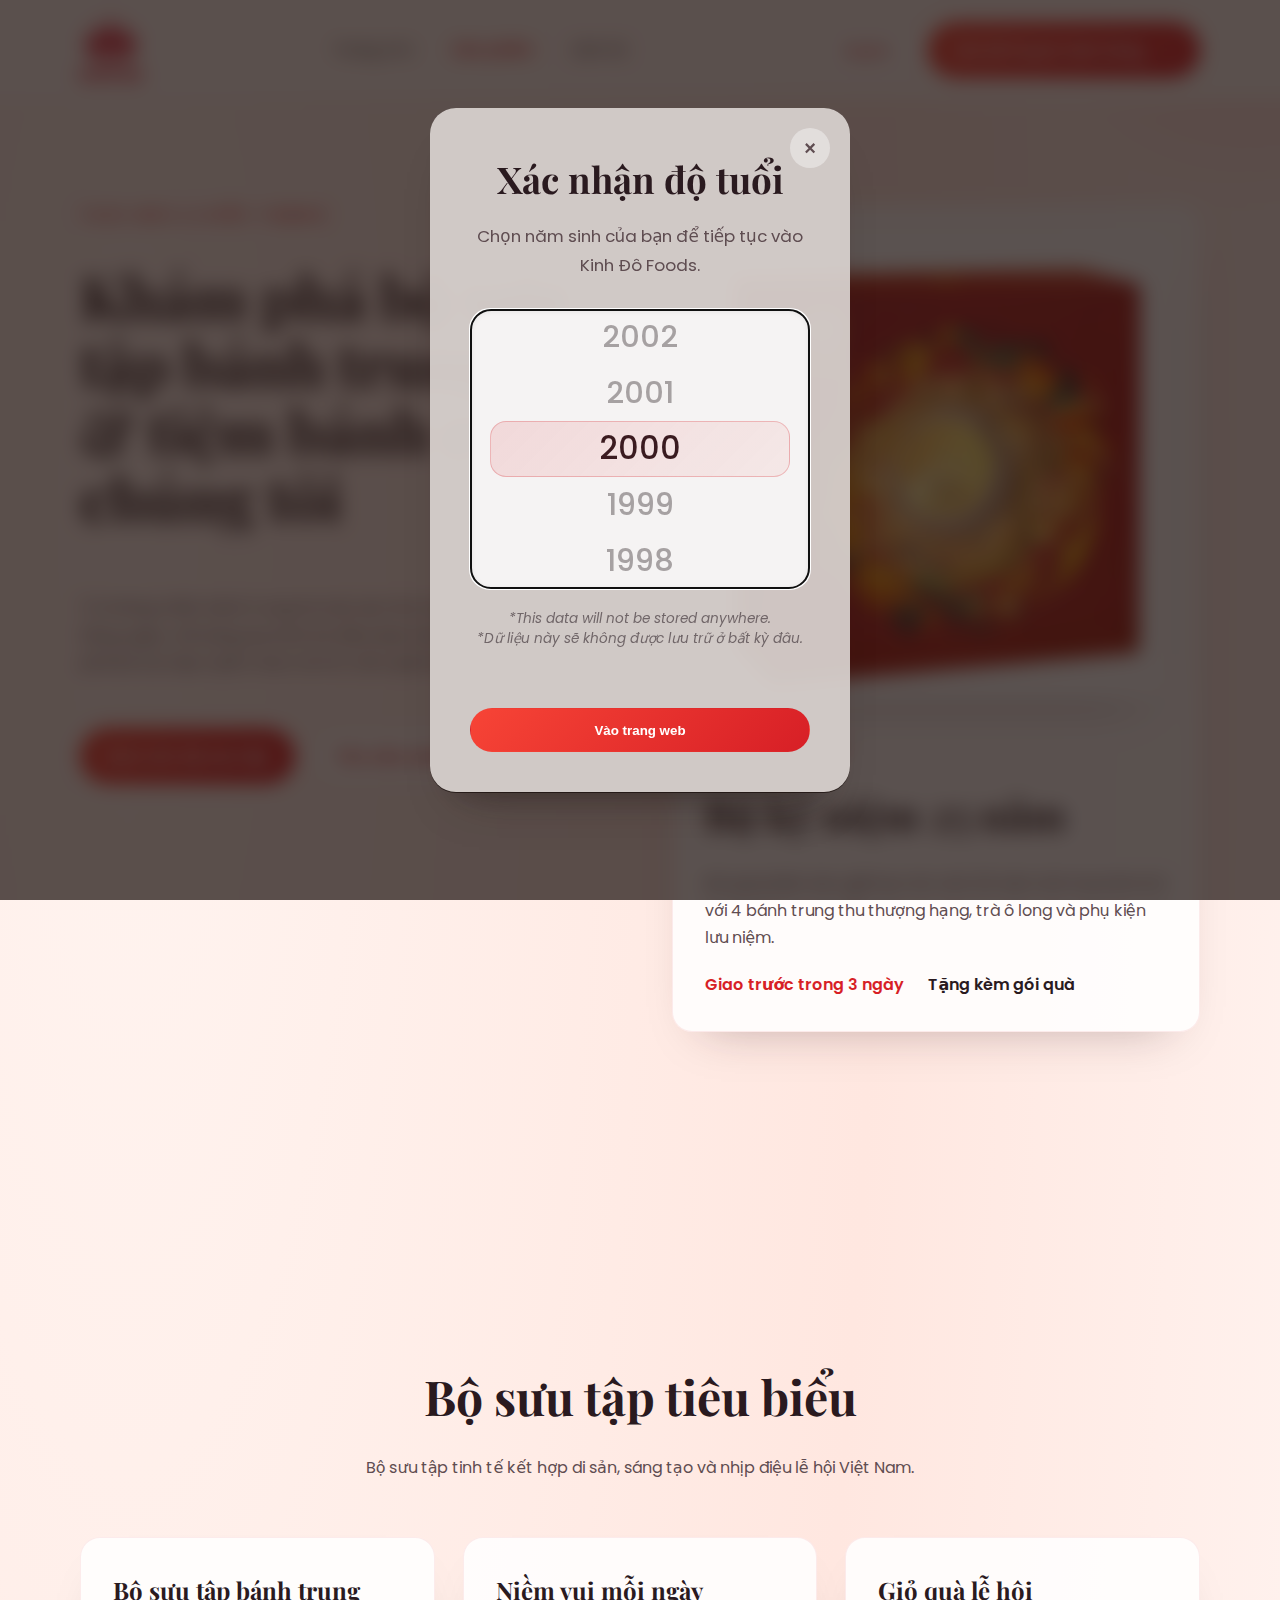
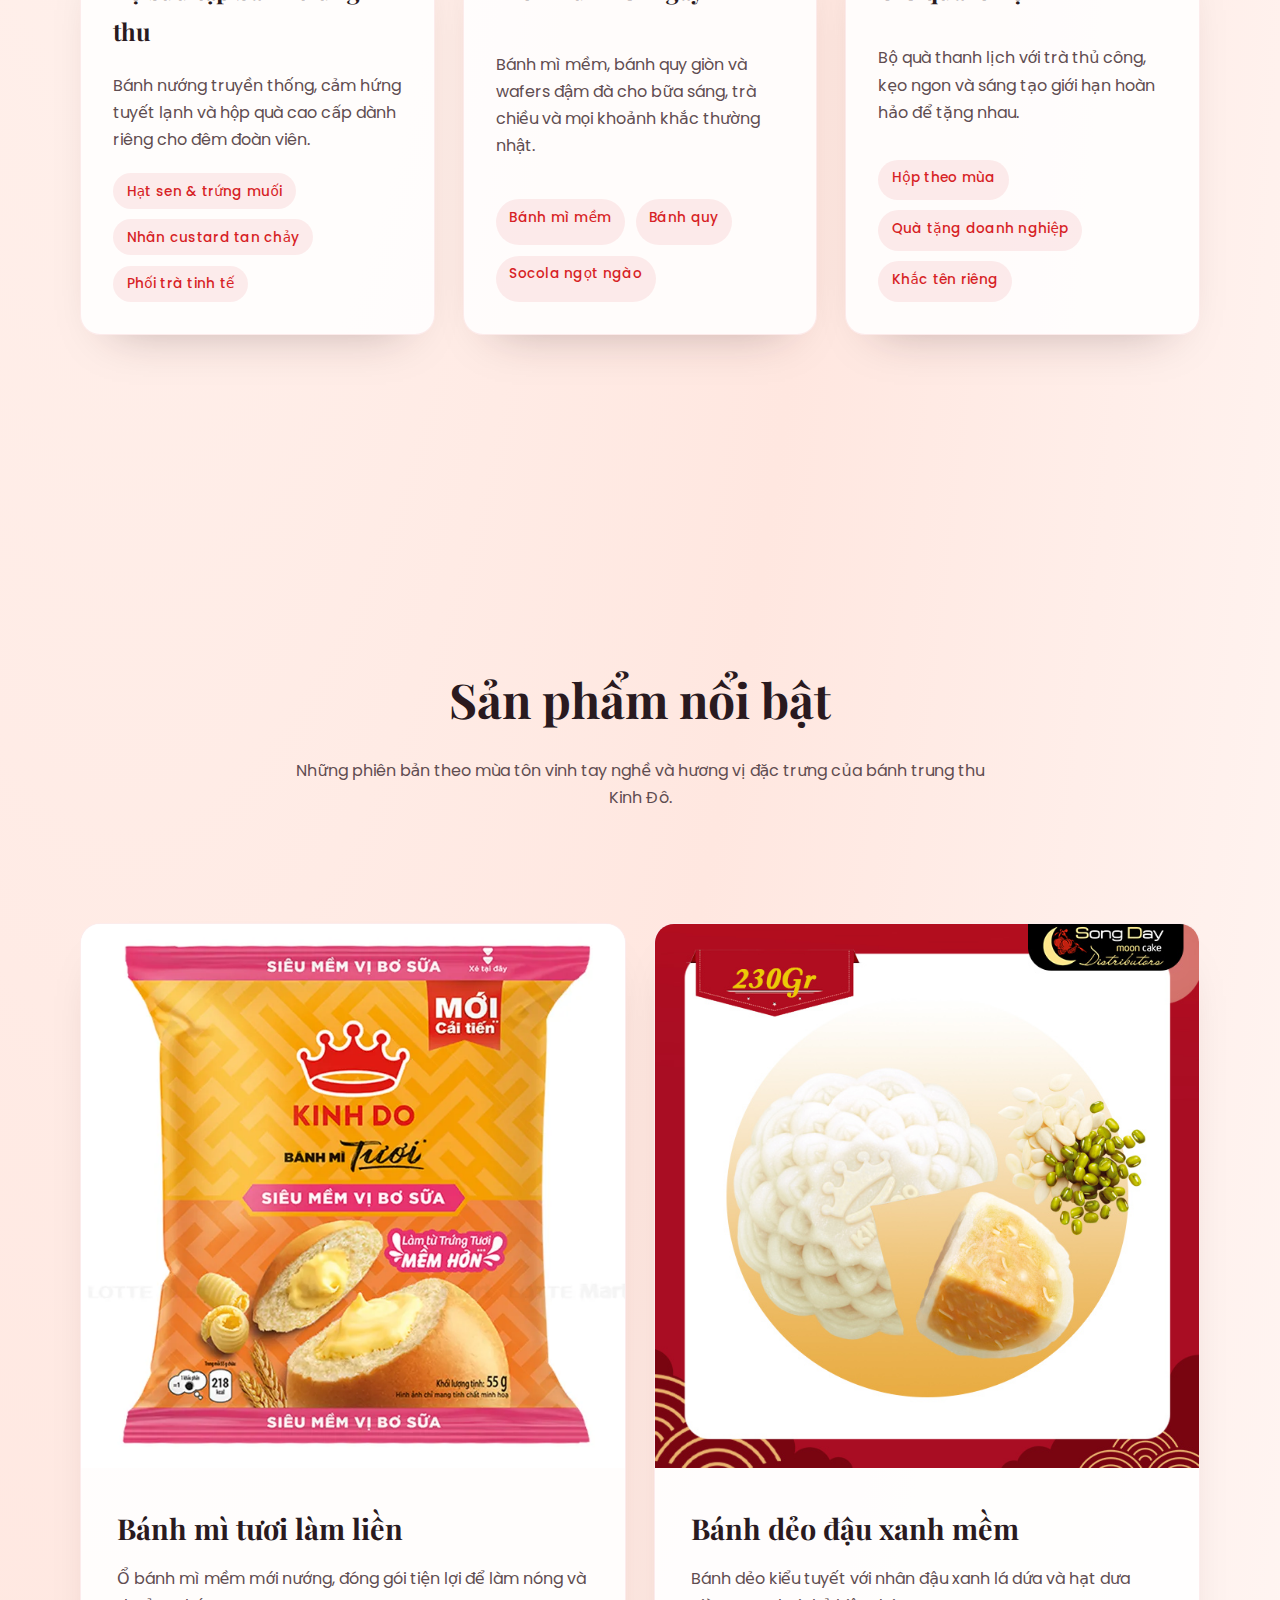
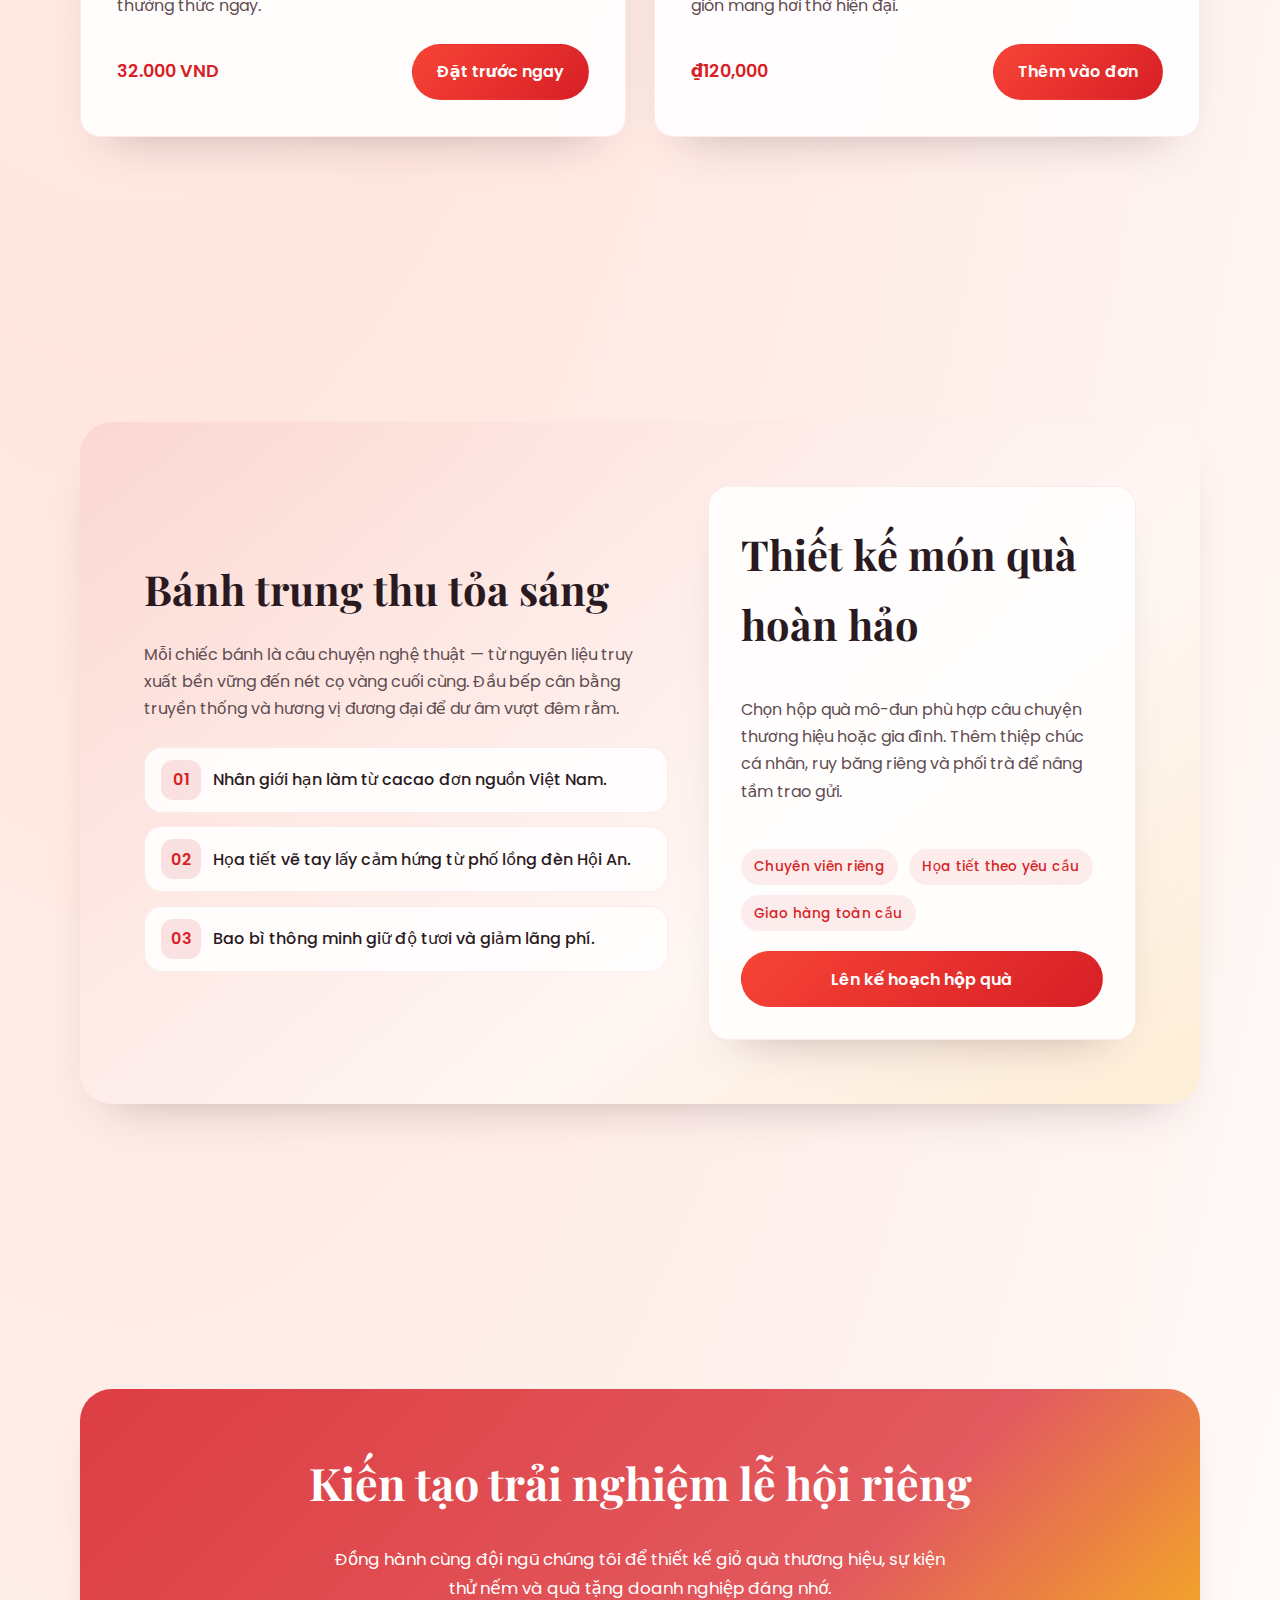
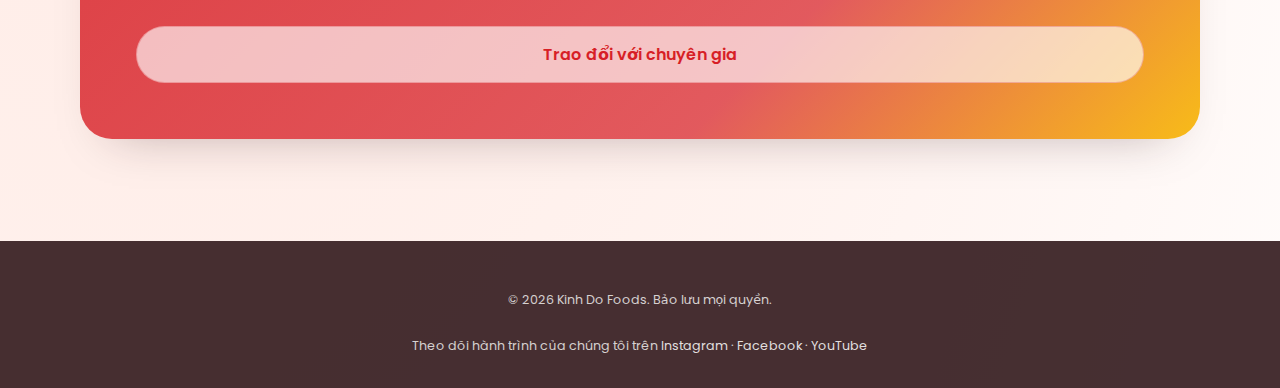
<file: products.html>
<!DOCTYPE html>
<html lang="vi">
<head>
  <meta charset="UTF-8" />
  <meta name="viewport" content="width=device-width, initial-scale=1.0" />
  <title>Kinh Do Foods | Products</title>
  <link rel="preconnect" href="https://fonts.googleapis.com">
  <link rel="preconnect" href="https://fonts.gstatic.com" crossorigin>
  <link href="https://fonts.googleapis.com/css2?family=Playfair+Display:wght@500;600;700&family=Poppins:wght@300;400;500;600;700&display=swap" rel="stylesheet">
  <link rel="stylesheet" href="styles.css">
</head>
<body class="age-gate-open">
  <div class="age-gate-backdrop" id="age-gate" role="dialog" aria-modal="true" aria-labelledby="age-gate-title">
    <div class="age-gate-modal">
      <button type="button" class="age-gate-close" id="age-gate-close" aria-label="Đóng cửa sổ xác minh tuổi">
        <span aria-hidden="true">&times;</span>
      </button>
      <h2 id="age-gate-title" data-i18n="ageGateTitle">Xác nhận độ tuổi</h2>
      <p class="age-gate-description" data-i18n="ageGateDescription">Chọn năm sinh của bạn để tiếp tục vào Kinh Đô Foods.</p>
      <div class="age-picker" role="group">
        <div
          class="age-picker-wheel"
          id="age-picker"
          role="listbox"
          aria-label="Chọn năm sinh của bạn"
          tabindex="0"
        >
          <ul class="age-picker-options" id="age-picker-list"></ul>
        </div>
        <div class="age-picker-highlight" aria-hidden="true"></div>
      </div>
      <p class="age-gate-disclaimer">
        <em>*This data will not be stored anywhere.</em><br />
        <em>*Dữ liệu này sẽ không được lưu trữ ở bất kỳ đâu.</em>
      </p>
      <p class="age-gate-footnote" id="age-gate-footnote" aria-live="polite"></p>
      <button class="btn btn-primary age-gate-confirm" type="button" id="age-gate-confirm" data-i18n="ageGateConfirm">
        Vào trang web
      </button>
    </div>
  </div>
  <header class="site-header">
    <div class="container nav-bar">
      <a class="brand" href="index.html">
        <img src="logo-kinh-do-635x516-152344819.png" alt="Kinh Do Foods logo" />
      </a>
      <nav aria-label="Primary">
        <ul>
          <li><a data-i18n="navHome" href="index.html">Trang chủ</a></li>
          <li><a class="active" aria-current="page" data-i18n="navProducts" href="products.html">Sản phẩm</a></li>
          <li><a data-i18n="navContact" href="contact.html">Liên hệ</a></li>
        </ul>
      </nav>
      <div class="header-actions">
        <button class="btn btn-ghost language-toggle" type="button" id="language-toggle" aria-label="Switch to Vietnamese">
          Tiếng Việt
        </button>
        <a class="btn btn-primary" data-i18n="navCta" href="contact.html">Lên kế hoạch đơn hàng</a>
      </div>
    </div>
  </header>

  <main>
    <section class="hero product-hero">
      <div class="container">
        <div class="hero-note hero-content">
          <span class="hero-eyebrow" data-i18n="heroEyebrow">Theo mùa &amp; biểu tượng</span>
          <h1 data-i18n="heroTitle">Khám phá bộ sưu tập bánh trung thu &amp; tiệm bánh của chúng tôi</h1>
          <p data-i18n="heroDescription">
            Từ những chiếc bánh trung thu hạt sen thủ công đến món ngon hằng ngày, mỗi sáng tạo Kinh Đô đều được làm ra để sẻ
            chia. Khám phá bộ sưu tập tuyển chọn và tìm món quà hoàn hảo cho mọi dịp.
          </p>
          <div class="cta-group">
            <a class="btn btn-primary" data-i18n="heroPrimaryCta" href="#collections">Xem các bộ sưu tập</a>
            <a class="btn btn-ghost" data-i18n="heroSecondaryCta" href="contact.html">Yêu cầu catalog</a>
          </div>
        </div>
        <div class="card hero-card">
          <figure class="hero-card-media">
            <img src="banh-trung-thu-kinh-do-25-nam-phien-ban-gioi-han-289310414.jpg" alt="Bộ bánh trung thu Kinh Đô phiên bản giới hạn kỷ niệm 25 năm" />
          </figure>
          <span class="card-overline" data-i18n="heroCardOverline">Hộp quà nổi bật</span>
          <h2 data-i18n="heroCardTitle">Bộ kỷ niệm 25 năm</h2>
          <p data-i18n="heroCardDescription">Bộ quà phiên bản giới hạn tôn vinh 25 năm tinh hoa Kinh Đô với 4 bánh trung thu thượng hạng, trà ô long và phụ kiện lưu niệm.</p>
          <div class="hero-card-footer">
            <span data-i18n="heroCardFootnote1">Giao trước trong 3 ngày</span>
            <span data-i18n="heroCardFootnote2">Tặng kèm gói quà</span>
          </div>
        </div>
      </div>
    </section>

    <section id="collections">
      <div class="container">
        <div class="section-heading">
          <h2 data-i18n="collectionsHeading">Bộ sưu tập tiêu biểu</h2>
          <p data-i18n="collectionsDescription">Bộ sưu tập tinh tế kết hợp di sản, sáng tạo và nhịp điệu lễ hội Việt Nam.</p>
        </div>
        <div class="card-grid">
          <article class="card">
            <h3 data-i18n="collectionsCard1Title">Bộ sưu tập bánh trung thu</h3>
            <p data-i18n="collectionsCard1Description">Bánh nướng truyền thống, cảm hứng tuyết lạnh và hộp quà cao cấp dành riêng cho đêm đoàn viên.</p>
            <ul class="tags">
              <li data-i18n="collectionsCard1Tag1">Hạt sen &amp; trứng muối</li>
              <li data-i18n="collectionsCard1Tag2">Nhân custard tan chảy</li>
              <li data-i18n="collectionsCard1Tag3">Phối trà tinh tế</li>
            </ul>
          </article>
          <article class="card">
            <h3 data-i18n="collectionsCard2Title">Niềm vui mỗi ngày</h3>
            <p data-i18n="collectionsCard2Description">Bánh mì mềm, bánh quy giòn và wafers đậm đà cho bữa sáng, trà chiều và mọi khoảnh khắc thường nhật.</p>
            <ul class="tags">
              <li data-i18n="collectionsCard2Tag1">Bánh mì mềm</li>
              <li data-i18n="collectionsCard2Tag2">Bánh quy</li>
              <li data-i18n="collectionsCard2Tag3">Socola ngọt ngào</li>
            </ul>
          </article>
          <article class="card">
            <h3 data-i18n="collectionsCard3Title">Giỏ quà lễ hội</h3>
            <p data-i18n="collectionsCard3Description">Bộ quà thanh lịch với trà thủ công, kẹo ngon và sáng tạo giới hạn hoàn hảo để tặng nhau.</p>
            <ul class="tags">
              <li data-i18n="collectionsCard3Tag1">Hộp theo mùa</li>
              <li data-i18n="collectionsCard3Tag2">Quà tặng doanh nghiệp</li>
              <li data-i18n="collectionsCard3Tag3">Khắc tên riêng</li>
            </ul>
          </article>
        </div>
      </div>
    </section>

    <section class="featured-products" aria-labelledby="featured-products">
      <div class="container">
        <div class="section-heading">
          <h2 id="featured-products" data-i18n="featuredHeading">Sản phẩm nổi bật</h2>
          <p data-i18n="featuredDescription">Những phiên bản theo mùa tôn vinh tay nghề và hương vị đặc trưng của bánh trung thu Kinh Đô.</p>
        </div>
        <div class="product-grid">
          <article class="product-card">
            <figure>
              <img src="products/8934680042567-tet-1.jpg-236424703.png" alt="Ổ bánh mì tươi làm liền của Kinh Đô trong bao bì tiện dụng." />
            </figure>
            <div class="product-info">
              <div>
                <h3 data-i18n="featuredProduct1Title">Bánh mì tươi làm liền</h3>
                <p data-i18n="featuredProduct1Description">Ổ bánh mì mềm mới nướng, đóng gói tiện lợi để làm nóng và thưởng thức ngay.</p>
              </div>
              <div class="product-meta">
                <span class="price" data-i18n="featuredProduct1Price">32.000 VND</span>
                <a class="btn btn-primary" data-i18n="featuredProduct1Cta" href="contact.html">Đặt trước ngay</a>
              </div>
            </div>
          </article>
          <article class="product-card">
            <figure>
              <img src="products/banh-trung-thu-kinh-do-deo-dau-xanh-hat-dua-0-trung-230gr-3901982844.jpg" alt="Bánh dẻo đậu xanh lá dứa của Kinh Đô." />
            </figure>
            <div class="product-info">
              <div>
                <h3 data-i18n="featuredProduct2Title">Bánh dẻo đậu xanh mềm</h3>
                <p data-i18n="featuredProduct2Description">Bánh dẻo kiểu tuyết với nhân đậu xanh lá dứa và hạt dưa giòn mang hơi thở hiện đại.</p>
              </div>
              <div class="product-meta">
                <span class="price" data-i18n="featuredProduct2Price">₫120,000</span>
                <a class="btn btn-primary" data-i18n="featuredProduct2Cta" href="contact.html">Thêm vào đơn</a>
              </div>
            </div>
          </article>
        </div>
      </div>
    </section>

    <section id="mooncakes">
      <div class="container">
        <div class="spotlight">
          <div>
            <h3 data-i18n="spotlightHeading">Bánh trung thu tỏa sáng</h3>
            <p data-i18n="spotlightDescription">Mỗi chiếc bánh là câu chuyện nghệ thuật — từ nguyên liệu truy xuất bền vững đến nét cọ vàng cuối cùng. Đầu bếp cân bằng truyền thống và hương vị đương đại để dư âm vượt đêm rằm.</p>
            <ul class="spotlight-list">
              <li>
                <span class="spotlight-index">01</span>
                <span data-i18n="spotlightList1">Nhân giới hạn làm từ cacao đơn nguồn Việt Nam.</span>
              </li>
              <li>
                <span class="spotlight-index">02</span>
                <span data-i18n="spotlightList2">Họa tiết vẽ tay lấy cảm hứng từ phố lồng đèn Hội An.</span>
              </li>
              <li>
                <span class="spotlight-index">03</span>
                <span data-i18n="spotlightList3">Bao bì thông minh giữ độ tươi và giảm lãng phí.</span>
              </li>
            </ul>
          </div>
          <div class="card">
            <h3 data-i18n="spotlightCardTitle">Thiết kế món quà hoàn hảo</h3>
            <p data-i18n="spotlightCardDescription">Chọn hộp quà mô-đun phù hợp câu chuyện thương hiệu hoặc gia đình. Thêm thiệp chúc cá nhân, ruy băng riêng và phối trà để nâng tầm trao gửi.</p>
            <ul class="tags">
              <li data-i18n="spotlightTag1">Chuyên viên riêng</li>
              <li data-i18n="spotlightTag2">Họa tiết theo yêu cầu</li>
              <li data-i18n="spotlightTag3">Giao hàng toàn cầu</li>
            </ul>
            <a class="btn btn-primary" data-i18n="spotlightCardCta" href="contact.html">Lên kế hoạch hộp quà</a>
          </div>
        </div>
      </div>
    </section>

    <section>
      <div class="container cta-banner">
        <h3 data-i18n="ctaBannerHeading">Kiến tạo trải nghiệm lễ hội riêng</h3>
        <p data-i18n="ctaBannerText">Đồng hành cùng đội ngũ chúng tôi để thiết kế giỏ quà thương hiệu, sự kiện thử nếm và quà tặng doanh nghiệp đáng nhớ.</p>
        <a class="btn btn-ghost" data-i18n="ctaBannerButton" href="contact.html">Trao đổi với chuyên gia</a>
      </div>
    </section>
  </main>

  <footer>
    <div class="container">
      <small>&copy; <span id="year"></span> <span data-i18n="footerCopy">Kinh Do Foods. Bảo lưu mọi quyền.</span></small>
      <small><span data-i18n="footerSocial">Theo dõi hành trình của chúng tôi trên</span> <a href="#">Instagram</a> · <a href="#">Facebook</a> · <a href="#">YouTube</a></small>
    </div>
  </footer>

  <script>
    document.getElementById('year').textContent = new Date().getFullYear();

    const translations = {
      en: {
        navHome: 'Home',
        navProducts: 'Products',
        navContact: 'Contact',
        navCta: 'Plan a Custom Order',
        heroEyebrow: 'Seasonal & Signature',
        heroTitle: 'Discover Our Mooncake & Bakery Collections',
        heroDescription:
          'From handcrafted lotus seed mooncakes to everyday delights, every Kinh Do creation is made to share. Explore our curated collections and find the perfect treats for every celebration.',
        heroPrimaryCta: 'Browse Collections',
        heroSecondaryCta: 'Request a Catalogue',
        heroCardOverline: 'Featured Hamper',
        heroCardTitle: '25 Year Anniversary Set',
        heroCardDescription:
          'Limited-edition collection celebrating 25 years of Kinh Do craftsmanship with four premium mooncakes, oolong tea, and keepsake accessories.',
        heroCardFootnote1: 'Pre-order ships in 3 days',
        heroCardFootnote2: 'Complimentary gift wrap',
        collectionsHeading: 'Signature Collections',
        collectionsDescription:
          'A curated range of delights shaped by heritage, innovation, and the rhythm of Vietnam’s festivities.',
        collectionsCard1Title: 'Mooncake Gallery',
        collectionsCard1Description:
          'Traditional baked mooncakes, snow-skin inspirations, and premium gift sets designed for the Mid-Autumn reunion.',
        collectionsCard1Tag1: 'Lotus & Salted Egg',
        collectionsCard1Tag2: 'Custard Lava',
        collectionsCard1Tag3: 'Tea Pairings',
        collectionsCard2Title: 'Everyday Pleasures',
        collectionsCard2Description:
          'Pillowy breads, crispy biscuits, and indulgent wafers crafted for breakfast, tea time, and everything in between.',
        collectionsCard2Tag1: 'Soft Buns',
        collectionsCard2Tag2: 'Crackers',
        collectionsCard2Tag3: 'Chocolate Treats',
        collectionsCard3Title: 'Celebration Hampers',
        collectionsCard3Description:
          'Elegant assortments featuring artisanal teas, confections, and limited-edition creations perfect for gifting.',
        collectionsCard3Tag1: 'Seasonal Boxes',
        collectionsCard3Tag2: 'Corporate Gifts',
        collectionsCard3Tag3: 'Custom Engraving',
        featuredHeading: 'Featured Products',
        featuredDescription:
          'Limited seasonal releases that highlight the craftsmanship and flavours at the heart of Kinh Do mooncakes.',
        featuredProduct1Title: 'Freshly Made Instant Bread',
        featuredProduct1Description:
          'Soft loaves baked at dawn, sealed for quick heat-and-serve enjoyment any time.',
        featuredProduct1Price: '32.000 VND',
        featuredProduct1Cta: 'Reserve Now',
        featuredProduct2Title: 'Soft Green Bean Mochi Cake',
        featuredProduct2Description:
          'Chewy snow-skin mooncake filled with pandan green bean paste and crunchy melon seeds for a modern twist.',
        featuredProduct2Price: '₫120,000',
        featuredProduct2Cta: 'Add to Order',
        spotlightHeading: 'Mooncakes Illuminated',
        spotlightDescription:
          'Every mooncake is a story of artistry — from responsibly sourced ingredients to the final brush of gold. Our chefs balance tradition with contemporary flavours to create experiences that linger beyond the festival night.',
        spotlightList1: 'Limited reserve fillings with single-origin Vietnamese cacao.',
        spotlightList2: 'Hand-painted motifs inspired by the lantern-lit streets of Hội An.',
        spotlightList3: 'Smart packaging engineered to stay fresh while reducing waste.',
        spotlightCardTitle: 'Designing the Perfect Gift',
        spotlightCardDescription:
          'Choose from modular gift boxes that adapt to your brand or family story. Add personalised greetings, bespoke ribbons, and curated tea pairings to enrich every exchange of mooncakes.',
        spotlightTag1: 'Personal Concierge',
        spotlightTag2: 'Custom Artwork',
        spotlightTag3: 'Global Delivery',
        spotlightCardCta: 'Plan Your Hamper',
        ctaBannerHeading: 'Create a Bespoke Festive Experience',
        ctaBannerText:
          'Collaborate with our team to design branded hampers, curated tasting events, and memorable corporate gifting.',
        ctaBannerButton: 'Speak with a Specialist',
        footerCopy: 'Kinh Do Foods. All rights reserved.',
        footerSocial: 'Follow our journey on',
        ageGateTitle: 'Confirm Your Age',
        ageGateDescription: 'Select your birth year to continue to Kinh Do Foods.',
        ageGateConfirm: 'Enter Website'
      },
      vi: {
        navHome: 'Trang chủ',
        navProducts: 'Sản phẩm',
        navContact: 'Liên hệ',
        navCta: 'Lên kế hoạch đơn hàng',
        heroEyebrow: 'Theo mùa & biểu tượng',
        heroTitle: 'Khám phá bộ sưu tập bánh trung thu & tiệm bánh của chúng tôi',
        heroDescription:
          'Từ những chiếc bánh trung thu hạt sen thủ công đến món ngon hằng ngày, mỗi sáng tạo Kinh Đô đều được làm ra để sẻ chia. Khám phá bộ sưu tập tuyển chọn và tìm món quà hoàn hảo cho mọi dịp.',
        heroPrimaryCta: 'Xem các bộ sưu tập',
        heroSecondaryCta: 'Yêu cầu catalog',
        heroCardOverline: 'Hộp quà nổi bật',
        heroCardTitle: 'Bộ kỷ niệm 25 năm',
        heroCardDescription:
          'Bộ quà phiên bản giới hạn tôn vinh 25 năm tinh hoa Kinh Đô với 4 bánh trung thu thượng hạng, trà ô long và phụ kiện lưu niệm.',
        heroCardFootnote1: 'Giao trước trong 3 ngày',
        heroCardFootnote2: 'Tặng kèm gói quà',
        collectionsHeading: 'Bộ sưu tập tiêu biểu',
        collectionsDescription: 'Bộ sưu tập tinh tế kết hợp di sản, sáng tạo và nhịp điệu lễ hội Việt Nam.',
        collectionsCard1Title: 'Bộ sưu tập bánh trung thu',
        collectionsCard1Description:
          'Bánh nướng truyền thống, cảm hứng tuyết lạnh và hộp quà cao cấp dành riêng cho đêm đoàn viên.',
        collectionsCard1Tag1: 'Hạt sen & trứng muối',
        collectionsCard1Tag2: 'Nhân custard tan chảy',
        collectionsCard1Tag3: 'Phối trà tinh tế',
        collectionsCard2Title: 'Niềm vui mỗi ngày',
        collectionsCard2Description:
          'Bánh mì mềm, bánh quy giòn và wafers đậm đà cho bữa sáng, trà chiều và mọi khoảnh khắc thường nhật.',
        collectionsCard2Tag1: 'Bánh mì mềm',
        collectionsCard2Tag2: 'Bánh quy',
        collectionsCard2Tag3: 'Socola ngọt ngào',
        collectionsCard3Title: 'Giỏ quà lễ hội',
        collectionsCard3Description:
          'Bộ quà thanh lịch với trà thủ công, kẹo ngon và sáng tạo giới hạn hoàn hảo để tặng nhau.',
        collectionsCard3Tag1: 'Hộp theo mùa',
        collectionsCard3Tag2: 'Quà tặng doanh nghiệp',
        collectionsCard3Tag3: 'Khắc tên riêng',
        featuredHeading: 'Sản phẩm nổi bật',
        featuredDescription:
          'Những phiên bản theo mùa tôn vinh tay nghề và hương vị đặc trưng của bánh trung thu Kinh Đô.',
        featuredProduct1Title: 'Bánh mì tươi làm liền',
        featuredProduct1Description:
          'Ổ bánh mì mềm mới nướng, đóng gói tiện lợi để làm nóng và thưởng thức ngay.',
        featuredProduct1Price: '32.000 VND',
        featuredProduct1Cta: 'Đặt trước ngay',
        featuredProduct2Title: 'Bánh dẻo đậu xanh mềm',
        featuredProduct2Description:
          'Bánh dẻo kiểu tuyết với nhân đậu xanh lá dứa và hạt dưa giòn mang hơi thở hiện đại.',
        featuredProduct2Price: '₫120,000',
        featuredProduct2Cta: 'Thêm vào đơn',
        spotlightHeading: 'Bánh trung thu tỏa sáng',
        spotlightDescription:
          'Mỗi chiếc bánh là câu chuyện nghệ thuật — từ nguyên liệu truy xuất bền vững đến nét cọ vàng cuối cùng. Đầu bếp cân bằng truyền thống và hương vị đương đại để dư âm vượt đêm rằm.',
        spotlightList1: 'Nhân giới hạn làm từ cacao đơn nguồn Việt Nam.',
        spotlightList2: 'Họa tiết vẽ tay lấy cảm hứng từ phố lồng đèn Hội An.',
        spotlightList3: 'Bao bì thông minh giữ độ tươi và giảm lãng phí.',
        spotlightCardTitle: 'Thiết kế món quà hoàn hảo',
        spotlightCardDescription:
          'Chọn hộp quà mô-đun phù hợp câu chuyện thương hiệu hoặc gia đình. Thêm thiệp chúc cá nhân, ruy băng riêng và phối trà để nâng tầm trao gửi.',
        spotlightTag1: 'Chuyên viên riêng',
        spotlightTag2: 'Họa tiết theo yêu cầu',
        spotlightTag3: 'Giao hàng toàn cầu',
        spotlightCardCta: 'Lên kế hoạch hộp quà',
        ctaBannerHeading: 'Kiến tạo trải nghiệm lễ hội riêng',
        ctaBannerText:
          'Đồng hành cùng đội ngũ chúng tôi để thiết kế giỏ quà thương hiệu, sự kiện thử nếm và quà tặng doanh nghiệp đáng nhớ.',
        ctaBannerButton: 'Trao đổi với chuyên gia',
        footerCopy: 'Kinh Do Foods. Bảo lưu mọi quyền.',
        footerSocial: 'Theo dõi hành trình của chúng tôi trên',
        ageGateTitle: 'Xác nhận độ tuổi',
        ageGateDescription: 'Chọn năm sinh của bạn để tiếp tục vào Kinh Đô Foods.',
        ageGateConfirm: 'Vào trang web'
      }
    };

    const AGE_GATE_MESSAGES = {
      error: {
        en: 'Please select your birth year to continue.',
        vi: 'Vui lòng chọn năm sinh để tiếp tục.'
      }
    };
    const AGE_GATE_STORAGE_KEY = 'kinhdoAgeGateStatus';
    const AGE_GATE_BIRTH_YEAR_KEY = 'kinhdoBirthYear';
    const AGE_GATE_YEAR_START = 1945;
    const AGE_GATE_YEAR_END = 2025;
    const AGE_GATE_FILLER_COUNT = 2;

    const translatableElements = document.querySelectorAll('[data-i18n]');
    const languageToggle = document.getElementById('language-toggle');
    const ageGate = document.getElementById('age-gate');
    const agePicker = document.getElementById('age-picker');
    const agePickerList = document.getElementById('age-picker-list');
    const ageGateCloseButton = document.getElementById('age-gate-close');
    const ageGateConfirmButton = document.getElementById('age-gate-confirm');
    const ageGateFootnote = document.getElementById('age-gate-footnote');

    let agePickerOptions = [];
    let agePickerOptionHeight = 0;
    let activeAgeOption = null;
    let selectedBirthYear = null;
    let ageGateInitialized = false;
    let agePickerScrollTimeout;

    const LANGUAGE_STORAGE_KEY = 'kinhdoLanguage';
    const savedLanguage = localStorage.getItem(LANGUAGE_STORAGE_KEY);
    let currentLanguage = savedLanguage === 'en' || savedLanguage === 'vi' ? savedLanguage : 'vi';

    const applyTranslations = (language) => {
      const locale = language === 'vi' ? 'vi' : 'en';
      document.documentElement.setAttribute('lang', locale);

      translatableElements.forEach((element) => {
        const key = element.dataset.i18n;
        const translation = translations[locale][key];

        if (translation) {
          element.textContent = translation;
        }
      });
    };

    const updateToggleLabel = (language) => {
      if (!languageToggle) return;

      if (language === 'vi') {
        languageToggle.textContent = 'English';
        languageToggle.setAttribute('aria-label', 'Switch to English');
      } else {
        languageToggle.textContent = 'Tiếng Việt';
        languageToggle.setAttribute('aria-label', 'Switch to Vietnamese');
      }
    };

    const getAgeGateMessage = (key, locale) => AGE_GATE_MESSAGES[key]?.[locale] ?? '';

    const setAgeGateMessage = (key) => {
      if (!ageGateFootnote) return;

      if (!key) {
        ageGateFootnote.textContent = '';
        delete ageGateFootnote.dataset.messageKey;
        return;
      }

      const locale = currentLanguage === 'vi' ? 'vi' : 'en';
      const message = getAgeGateMessage(key, locale);

      if (message) {
        ageGateFootnote.textContent = message;
        ageGateFootnote.dataset.messageKey = key;
      } else {
        ageGateFootnote.textContent = '';
        delete ageGateFootnote.dataset.messageKey;
      }
    };

    const measureOptionHeight = () => {
      if (!agePickerList) return;
      const sample = agePickerList.querySelector('.age-picker-option:not(.age-picker-spacer)');
      if (sample) {
        agePickerOptionHeight = sample.getBoundingClientRect().height;
      }
    };

    const getActualIndexBounds = () => {
      if (!agePickerOptions.length) {
        return { min: 0, max: 0 };
      }

      return {
        min: AGE_GATE_FILLER_COUNT,
        max: agePickerOptions.length - AGE_GATE_FILLER_COUNT - 1
      };
    };

    const clampToActualIndex = (index) => {
      const bounds = getActualIndexBounds();
      return Math.min(Math.max(index, bounds.min), bounds.max);
    };

    const setActiveAgeOption = (option) => {
      if (activeAgeOption) {
        activeAgeOption.classList.remove('age-option-active');
        activeAgeOption.setAttribute('aria-selected', 'false');
      }

      if (!option || option.classList.contains('age-picker-spacer')) {
        activeAgeOption = null;
        selectedBirthYear = null;
        if (agePicker) {
          agePicker.removeAttribute('aria-activedescendant');
        }
        return;
      }

      option.classList.add('age-option-active');
      option.setAttribute('aria-selected', 'true');
      activeAgeOption = option;
      selectedBirthYear = parseInt(option.dataset.year, 10);
      if (agePicker) {
        agePicker.setAttribute('aria-activedescendant', option.id);
      }
      setAgeGateMessage(null);
    };

    const getScrollTopForIndex = (index) => {
      if (!agePickerOptionHeight) {
        measureOptionHeight();
      }

      if (!agePickerOptionHeight) return 0;

      const bounds = getActualIndexBounds();
      const boundedIndex = Math.min(Math.max(index, bounds.min), bounds.max);
      return (boundedIndex - AGE_GATE_FILLER_COUNT) * agePickerOptionHeight;
    };

    const getIndexFromScrollTop = () => {
      if (!agePickerOptionHeight) {
        measureOptionHeight();
      }

      if (!agePickerOptionHeight) return AGE_GATE_FILLER_COUNT;
      const rawIndex = Math.round(agePicker.scrollTop / agePickerOptionHeight) + AGE_GATE_FILLER_COUNT;
      return clampToActualIndex(rawIndex);
    };

    const scrollToAgeOption = (option, behavior = 'smooth') => {
      if (!agePicker || !option) return;
      if (!agePickerOptionHeight) {
        measureOptionHeight();
      }

      const index = agePickerOptions.indexOf(option);
      if (index === -1 || !agePickerOptionHeight) return;
      const targetTop = getScrollTopForIndex(index);

      if (behavior === 'auto') {
        agePicker.scrollTop = targetTop;
      } else {
        agePicker.scrollTo({ top: targetTop, behavior });
      }

      setActiveAgeOption(option);
    };

    const scrollToYear = (year, behavior = 'smooth') => {
      if (!agePickerOptions.length) return;
      if (year < AGE_GATE_YEAR_START || year > AGE_GATE_YEAR_END) return;

      const offset = AGE_GATE_YEAR_END - year;
      const index = AGE_GATE_FILLER_COUNT + offset;
      const option = agePickerOptions[index];
      if (option) {
        scrollToAgeOption(option, behavior);
      }
    };

    const updateActiveFromScroll = () => {
      if (!agePicker || !agePickerOptionHeight) {
        measureOptionHeight();
      }

      if (!agePicker || !agePickerOptionHeight) return;

      const index = getIndexFromScrollTop();
      const option = agePickerOptions[index];
      if (option && option !== activeAgeOption) {
        setActiveAgeOption(option);
      }
    };

    const snapToNearest = (behavior = 'smooth') => {
      if (!agePicker || !agePickerOptionHeight) return;

      const index = getIndexFromScrollTop();
      const option = agePickerOptions[index];
      if (!option) return;

      const desiredTop = getScrollTopForIndex(index);
      if (Math.abs(agePicker.scrollTop - desiredTop) > 1) {
        if (behavior === 'auto') {
          agePicker.scrollTop = desiredTop;
        } else {
          agePicker.scrollTo({ top: desiredTop, behavior });
        }
      }

      setActiveAgeOption(option);
    };

    const moveAgeSelection = (direction) => {
      if (!activeAgeOption) return;
      const currentIndex = agePickerOptions.indexOf(activeAgeOption);
      if (currentIndex === -1) return;

      const bounds = getActualIndexBounds();
      let nextIndex = currentIndex + direction;
      nextIndex = Math.min(Math.max(nextIndex, bounds.min), bounds.max);

      const option = agePickerOptions[nextIndex];
      if (option) {
        scrollToAgeOption(option);
      }
    };

    const getFocusableAgeGateElements = () => {
      if (!ageGate || ageGate.hidden) return [];

      return Array.from(
        ageGate.querySelectorAll('button, [href], [tabindex]:not([tabindex="-1"])')
      ).filter(
        (element) =>
          !element.hasAttribute('disabled') &&
          element.getAttribute('tabindex') !== '-1' &&
          element.closest('[hidden]') === null
      );
    };

    const hideAgeGate = (immediate = false) => {
      if (!ageGate || ageGate.hidden) return;

      ageGate.setAttribute('aria-hidden', 'true');
      document.body.classList.remove('age-gate-open');

      if (immediate) {
        ageGate.hidden = true;
        ageGate.classList.remove('is-hidden');
        return;
      }

      ageGate.classList.add('is-hidden');
      window.setTimeout(() => {
        if (ageGate.classList.contains('is-hidden')) {
          ageGate.hidden = true;
          ageGate.classList.remove('is-hidden');
        }
      }, 280);
    };

    const showAgeGate = (initial = false) => {
      if (!ageGate) return;

      ageGate.hidden = false;
      ageGate.removeAttribute('aria-hidden');
      document.body.classList.add('age-gate-open');

      if (!initial) {
        ageGate.classList.add('is-hidden');
        requestAnimationFrame(() => {
          ageGate.classList.remove('is-hidden');
        });
      }

      window.setTimeout(() => {
        if (agePicker) {
          agePicker.focus({ preventScroll: true });
        }
      }, 60);
    };

    const updateAgeGateLanguage = (locale) => {
      if (ageGateCloseButton) {
        ageGateCloseButton.setAttribute(
          'aria-label',
          locale === 'vi' ? 'Đóng cửa sổ xác minh tuổi' : 'Close age confirmation'
        );
      }

      if (agePicker) {
        agePicker.setAttribute(
          'aria-label',
          locale === 'vi' ? 'Chọn năm sinh của bạn' : 'Select your birth year'
        );
      }

      if (ageGateConfirmButton) {
        ageGateConfirmButton.setAttribute('aria-label', translations[locale].ageGateConfirm);
      }

      if (ageGateFootnote && ageGateFootnote.dataset.messageKey) {
        const message = getAgeGateMessage(ageGateFootnote.dataset.messageKey, locale);
        if (message) {
          ageGateFootnote.textContent = message;
        }
      }
    };

    const confirmAgeGate = () => {
      if (!selectedBirthYear) {
        setAgeGateMessage('error');
        if (agePicker) {
          agePicker.focus({ preventScroll: true });
        }
        return;
      }

      localStorage.setItem(AGE_GATE_STORAGE_KEY, 'verified');
      localStorage.setItem(AGE_GATE_BIRTH_YEAR_KEY, String(selectedBirthYear));
      setAgeGateMessage(null);
      hideAgeGate();
    };

    const dismissAgeGate = () => {
      localStorage.setItem(AGE_GATE_STORAGE_KEY, 'dismissed');
      setAgeGateMessage(null);
      hideAgeGate();
    };

    const handleAgeGateKeydown = (event) => {
      if (!ageGate || ageGate.hidden) return;

      if (event.key === 'Tab') {
        const focusable = getFocusableAgeGateElements();
        if (!focusable.length) return;

        const first = focusable[0];
        const last = focusable[focusable.length - 1];

        if (event.shiftKey) {
          if (document.activeElement === first || !ageGate.contains(document.activeElement)) {
            last.focus();
            event.preventDefault();
          }
        } else if (document.activeElement === last) {
          first.focus();
          event.preventDefault();
        }
      } else if (event.key === 'Escape') {
        event.preventDefault();
        dismissAgeGate();
      }
    };

    const initializeAgeGate = () => {
      if (ageGateInitialized || !ageGate || !agePicker || !agePickerList) return;
      ageGateInitialized = true;

      const fragment = document.createDocumentFragment();
      const createSpacer = () => {
        const spacer = document.createElement('li');
        spacer.className = 'age-picker-option age-picker-spacer';
        spacer.setAttribute('aria-hidden', 'true');
        spacer.setAttribute('role', 'presentation');
        fragment.appendChild(spacer);
      };

      for (let i = 0; i < AGE_GATE_FILLER_COUNT; i += 1) {
        createSpacer();
      }

      for (let year = AGE_GATE_YEAR_END; year >= AGE_GATE_YEAR_START; year -= 1) {
        const option = document.createElement('li');
        option.className = 'age-picker-option';
        option.dataset.year = String(year);
        option.id = `age-option-${year}`;
        option.setAttribute('role', 'option');
        option.setAttribute('aria-selected', 'false');
        option.textContent = year;
        fragment.appendChild(option);
      }

      for (let i = 0; i < AGE_GATE_FILLER_COUNT; i += 1) {
        createSpacer();
      }

      agePickerList.appendChild(fragment);
      agePickerOptions = Array.from(agePickerList.children);

      measureOptionHeight();

      const storedYear = parseInt(localStorage.getItem(AGE_GATE_BIRTH_YEAR_KEY), 10);
      const defaultYear =
        Number.isInteger(storedYear) &&
        storedYear >= AGE_GATE_YEAR_START &&
        storedYear <= AGE_GATE_YEAR_END
          ? storedYear
          : 2000;

      scrollToYear(defaultYear, 'auto');
      snapToNearest('auto');

      agePicker.addEventListener('scroll', () => {
        updateActiveFromScroll();
        if (agePickerScrollTimeout) {
          clearTimeout(agePickerScrollTimeout);
        }
        agePickerScrollTimeout = window.setTimeout(() => {
          snapToNearest();
        }, 120);
      });

      agePicker.addEventListener('keydown', (event) => {
        if (event.key === 'ArrowUp') {
          event.preventDefault();
          moveAgeSelection(-1);
        } else if (event.key === 'ArrowDown') {
          event.preventDefault();
          moveAgeSelection(1);
        } else if (event.key === 'Home') {
          event.preventDefault();
          const bounds = getActualIndexBounds();
          scrollToAgeOption(agePickerOptions[bounds.min]);
        } else if (event.key === 'End') {
          event.preventDefault();
          const bounds = getActualIndexBounds();
          scrollToAgeOption(agePickerOptions[bounds.max]);
        } else if (event.key === 'Enter') {
          event.preventDefault();
          snapToNearest();
          confirmAgeGate();
        }
      });

      agePicker.addEventListener('focus', () => {
        if (!activeAgeOption) {
          snapToNearest('auto');
        }
      });

      agePickerList.addEventListener('click', (event) => {
        const option = event.target.closest('.age-picker-option');
        if (!option || option.classList.contains('age-picker-spacer')) return;
        scrollToAgeOption(option);
      });

      if (ageGateCloseButton) {
        ageGateCloseButton.addEventListener('click', () => {
          dismissAgeGate();
        });
      }

      if (ageGateConfirmButton) {
        ageGateConfirmButton.addEventListener('click', () => {
          confirmAgeGate();
        });
      }

      ageGate.addEventListener('keydown', handleAgeGateKeydown);

      window.addEventListener('resize', () => {
        const previousHeight = agePickerOptionHeight;
        measureOptionHeight();
        if (
          agePickerOptionHeight &&
          previousHeight !== agePickerOptionHeight &&
          activeAgeOption
        ) {
          scrollToAgeOption(activeAgeOption, 'auto');
        }
      });

      const status = localStorage.getItem(AGE_GATE_STORAGE_KEY);
      if (status === 'verified' || status === 'dismissed') {
        hideAgeGate(true);
      } else {
        showAgeGate(true);
      }
    };

    const setLanguage = (language) => {
      const locale = language === 'vi' ? 'vi' : 'en';
      currentLanguage = locale;
      applyTranslations(locale);
      updateToggleLabel(locale);
      updateAgeGateLanguage(locale);
      localStorage.setItem(LANGUAGE_STORAGE_KEY, locale);
    };

    if (languageToggle) {
      languageToggle.addEventListener('click', () => {
        setLanguage(currentLanguage === 'en' ? 'vi' : 'en');
      });
    }

    setLanguage(currentLanguage);
    initializeAgeGate();
  </script>
</body>
</html>
</file>
<file: styles.css>
:root {
      --brand-primary: #d71f26;
      --brand-secondary: #f7b500;
      --brand-dark: #2a1a1f;
      --text-primary: #312529;
      --text-muted: #5f4d51;
      --surface: rgba(255, 255, 255, 0.72);
      --shadow-soft: 0 24px 48px -32px rgba(50, 24, 28, 0.35);
      --rounded-large: 32px;
      --rounded-medium: 20px;
      color-scheme: light;
      scroll-behavior: smooth;
      font-size: 16px;
    }

    *, *::before, *::after {
      box-sizing: border-box;
    }

    body {
      margin: 0;
      font-family: 'Poppins', system-ui, -apple-system, BlinkMacSystemFont, 'Segoe UI', sans-serif;
      background: radial-gradient(140% 140% at 10% 10%, #fff4f0 0%, #ffe7e0 42%, #fff 100%);
      color: var(--text-primary);
      line-height: 1.7;
      -webkit-font-smoothing: antialiased;
    }

    body.age-gate-open {
      overflow: hidden;
      touch-action: none;
    }

    img {
      max-width: 100%;
      display: block;
    }

    [data-generation-group][hidden] {
      display: none !important;
    }

    body.generation-genz [data-generation-group="classic"] {
      display: none !important;
    }

    body.generation-classic [data-generation-group="genZ"] {
      display: none !important;
    }

    a {
      text-decoration: none;
      color: inherit;
    }

    .container {
      width: min(1120px, 90vw);
      margin-inline: auto;
    }

    .age-gate-backdrop {
      position: fixed;
      inset: 0;
      z-index: 999;
      display: flex;
      align-items: center;
      justify-content: center;
      padding: clamp(1.5rem, 5vw, 3rem);
      background: rgba(26, 15, 12, 0.72);
      backdrop-filter: blur(10px);
      transition: opacity 0.3s ease;
    }

    .age-gate-backdrop[hidden] {
      display: none;
    }

    .age-gate-backdrop.is-hidden {
      opacity: 0;
      pointer-events: none;
    }

    .age-gate-modal {
      position: relative;
      width: min(420px, 100%);
      padding: clamp(1.75rem, 5vw, 2.5rem);
      border-radius: clamp(18px, 4vw, 26px);
      background: rgba(255, 249, 246, 0.95);
      box-shadow: 0 32px 48px -32px rgba(32, 15, 14, 0.45), 0 18px 32px -24px rgba(0, 0, 0, 0.25);
      color: var(--text-primary);
      text-align: center;
    }

    @supports (backdrop-filter: blur(18px)) {
      .age-gate-modal {
        background: rgba(255, 249, 246, 0.78);
        backdrop-filter: blur(18px);
      }
    }

    .age-gate-close {
      position: absolute;
      top: clamp(0.75rem, 3vw, 1.25rem);
      right: clamp(0.75rem, 3vw, 1.25rem);
      border: none;
      background: rgba(255, 255, 255, 0.4);
      width: 40px;
      height: 40px;
      border-radius: 999px;
      color: var(--text-muted);
      font-size: 1.25rem;
      font-weight: 600;
      line-height: 1;
      cursor: pointer;
      display: inline-flex;
      align-items: center;
      justify-content: center;
      transition: transform 0.2s ease, background 0.2s ease, color 0.2s ease;
    }

    .age-gate-close:hover,
    .age-gate-close:focus {
      background: rgba(215, 31, 38, 0.12);
      color: var(--brand-primary);
      transform: scale(1.05);
    }

    .age-gate-modal h2 {
      margin: 0 0 0.75rem;
      font-family: 'Playfair Display', serif;
      font-size: clamp(1.8rem, 5vw, 2.3rem);
      color: var(--brand-dark);
    }

    .age-gate-description {
      margin: 0;
      color: var(--text-muted);
      font-size: clamp(0.95rem, 2.8vw, 1.05rem);
    }

    .age-picker {
      --age-option-height: clamp(48px, 12vw, 56px);
      margin: clamp(1.25rem, 4vw, 1.85rem) 0 1.25rem;
      position: relative;
    }

    .age-picker-wheel {
      height: calc(var(--age-option-height) * 5);
      overflow-y: auto;
      scroll-snap-type: y mandatory;
      border-radius: clamp(16px, 4vw, 20px);
      border: 1px solid rgba(49, 37, 41, 0.08);
      background: rgba(255, 255, 255, 0.8);
      box-shadow: inset 0 1px 6px rgba(0, 0, 0, 0.08);
      -webkit-overflow-scrolling: touch;
      scrollbar-width: none;
    }

    .age-picker-wheel::-webkit-scrollbar {
      display: none;
    }

    .age-picker-options {
      list-style: none;
      padding: 0;
      margin: 0;
    }

    .age-picker-option {
      display: flex;
      align-items: center;
      justify-content: center;
      height: var(--age-option-height);
      font-size: clamp(1.35rem, 8vw, 1.9rem);
      font-weight: 500;
      color: rgba(49, 37, 41, 0.4);
      scroll-snap-align: center;
      scroll-snap-stop: always;
      transition: color 0.25s ease, transform 0.25s ease;
      user-select: none;
    }

    .age-picker-option:focus {
      outline: none;
    }

    .age-option-active {
      color: var(--brand-dark);
      transform: scale(1.05);
    }

    .age-picker-spacer {
      visibility: hidden;
    }

    .age-picker-highlight {
      position: absolute;
      top: 50%;
      left: clamp(0.75rem, 3vw, 1.25rem);
      right: clamp(0.75rem, 3vw, 1.25rem);
      height: var(--age-option-height);
      margin-top: calc(var(--age-option-height) / -2);
      border-radius: clamp(12px, 3vw, 16px);
      border: 1px solid rgba(215, 31, 38, 0.25);
      background: linear-gradient(135deg, rgba(215, 31, 38, 0.12), rgba(247, 68, 54, 0.06));
      pointer-events: none;
    }

    .age-gate-disclaimer {
      margin: 0 0 1.5rem;
      font-size: 0.85rem;
      color: rgba(49, 37, 41, 0.6);
      line-height: 1.5;
    }

    .age-gate-footnote {
      min-height: 1.4rem;
      margin: 0 0 0.75rem;
      font-size: 0.9rem;
      font-weight: 500;
      color: var(--brand-primary);
    }

    .age-gate-confirm {
      width: 100%;
    }

    @media (max-width: 540px) {
      .age-gate-modal {
        padding: clamp(1.5rem, 6vw, 1.85rem);
      }

      .age-picker {
        margin-bottom: 1rem;
      }

      .age-gate-disclaimer {
        font-size: 0.8rem;
      }
    }

    header.site-header {
      position: sticky;
      top: 0;
      z-index: 20;
      background: rgba(255, 247, 244, 0.9);
      backdrop-filter: blur(14px);
      border-bottom: 1px solid rgba(215, 31, 38, 0.1);
      transition: transform 0.28s ease, opacity 0.28s ease;
      will-change: transform;
    }

    header.site-header.is-hidden {
      transform: translateY(-100%);
      opacity: 0;
      pointer-events: none;
    }

    @media (prefers-reduced-motion: reduce) {
      header.site-header {
        transition: none;
      }
    }

    .nav-bar {
      display: flex;
      align-items: center;
      justify-content: space-between;
      gap: 1.5rem;
      padding: 1rem 0;
    }

    .header-actions {
      display: flex;
      align-items: center;
      gap: 0.75rem;
      flex-wrap: wrap;
    }

    .language-toggle {
      padding: 0.65rem 1.15rem;
      border: 1px solid rgba(215, 31, 38, 0.2);
      background: rgba(255, 255, 255, 0.75);
      color: var(--brand-primary);
      font-weight: 500;
    }

    .brand {
      display: inline-flex;
      align-items: center;
      gap: 0.85rem;
      font-weight: 600;
      color: var(--brand-dark);
      letter-spacing: 0.04em;
    }

    .brand img {
      width: clamp(42px, 5vw, 62px);
      aspect-ratio: 1 / 1;
    }

    nav ul {
      list-style: none;
      display: flex;
      align-items: center;
      gap: clamp(1rem, 3vw, 2.5rem);
      padding: 0;
      margin: 0;
      font-weight: 500;
      font-size: 0.95rem;
      color: var(--text-muted);
    }

    nav a:hover,
    nav a:focus {
      color: var(--brand-primary);
    }

    nav a.active,
    nav a[aria-current="page"] {
      color: var(--brand-primary);
      font-weight: 600;
    }

    .btn {
      display: inline-flex;
      align-items: center;
      justify-content: center;
      gap: 0.5rem;
      padding: 0.85rem 1.5rem;
      border-radius: 999px;
      font-weight: 600;
      transition: transform 0.2s ease, box-shadow 0.2s ease;
      box-shadow: none;
      border: 1px solid transparent;
    }

    .btn:hover,
    .btn:focus {
      transform: translateY(-2px);
      box-shadow: 0 12px 28px -18px rgba(215, 31, 38, 0.7);
    }

    .btn-primary {
      background: linear-gradient(135deg, #f74436 0%, var(--brand-primary) 100%);
      color: #fff;
    }

    a[data-i18n="navShop"]::after,
    a[data-i18n="navCta"]::after {
      content: "\2192";
      display: inline-flex;
      align-items: center;
      justify-content: center;
      margin-left: 0.5rem;
      font-size: 1.05em;
      line-height: 1;
      transition: transform 0.2s ease;
    }

    a[data-i18n="navShop"]:hover::after,
    a[data-i18n="navShop"]:focus-visible::after,
    a[data-i18n="navCta"]:hover::after,
    a[data-i18n="navCta"]:focus-visible::after {
      transform: translateX(4px);
    }

    .btn-ghost {
      background: rgba(255, 255, 255, 0.65);
      border-color: rgba(215, 31, 38, 0.25);
      color: var(--brand-primary);
    }

    main section {
      padding: clamp(4rem, 8vw, 6.5rem) 0;
    }

    main section + section {
      margin-top: clamp(3rem, 7vw, 5rem);
    }

    .hero {
      position: relative;
      overflow: hidden;
    }

    .hero::before {
      content: "";
      position: absolute;
      inset: -40% -20% 0 auto;
      width: clamp(300px, 40vw, 520px);
      height: clamp(300px, 45vw, 560px);
      background: radial-gradient(circle at 50% 50%, rgba(215, 31, 38, 0.15) 0%, rgba(215, 31, 38, 0) 65%);
      transform: rotate(-12deg);
      z-index: -1;
    }

    .hero .container {
      display: grid;
      grid-template-columns: repeat(auto-fit, minmax(280px, 1fr));
      gap: clamp(2rem, 5vw, 4rem);
      align-items: center;
    }

    .hero--home {
      display: flex;
      align-items: center;
      justify-content: center;
      padding: clamp(6rem, 12vw, 8rem) 0;
      min-height: clamp(620px, 90vh, 860px);
      color: #fff;
      background: url('su_that_banh_trung_thu_kinh_do.jpg') center / cover no-repeat;
    }

    .hero--home::before {
      inset: 0;
      width: auto;
      height: auto;
      transform: none;
      background: linear-gradient(120deg, rgba(26, 12, 10, 0.82) 0%, rgba(26, 12, 10, 0.38) 45%, rgba(26, 12, 10, 0.7) 100%);
      z-index: 0;
      pointer-events: none;
    }

    .hero--home .container {
      position: relative;
      z-index: 1;
      justify-items: center;
      gap: clamp(2rem, 5vw, 3.5rem);
    }

    .hero-eyebrow {
      font-size: 0.85rem;
      letter-spacing: 0.25em;
      text-transform: uppercase;
      color: var(--brand-primary);
      font-weight: 600;
    }

    .hero--home .hero-eyebrow {
      color: #ffe6d9;
    }

    .hero h1 {
      font-family: 'Playfair Display', serif;
      font-size: clamp(2.5rem, 5vw, 3.8rem);
      line-height: 1.1;
      margin: 0.75rem 0 1.5rem;
      color: var(--brand-dark);
    }

    .hero--home h1 {
      color: #fff;
      text-shadow: 0 10px 24px rgba(0, 0, 0, 0.35);
      font-size: clamp(2.6rem, 5vw, 4rem);
    }

    .hero p {
      color: var(--text-muted);
      font-size: clamp(1rem, 1.2vw, 1.1rem);
      margin-bottom: 1.75rem;
    }

    .hero--home p {
      color: rgba(255, 255, 255, 0.88);
      font-size: clamp(1.05rem, 2.5vw, 1.2rem);
      text-shadow: 0 10px 24px rgba(0, 0, 0, 0.35);
    }

    .cta-group {
      display: flex;
      flex-wrap: wrap;
      gap: 1rem;
    }

    .hero--home .cta-group {
      justify-content: center;
    }

    .hero--home .btn-ghost {
      background: rgba(255, 255, 255, 0.22);
      border-color: rgba(255, 255, 255, 0.45);
      color: #fff;
    }

    .hero--home .btn-ghost:hover,
    .hero--home .btn-ghost:focus {
      background: rgba(255, 255, 255, 0.32);
      color: #fff;
    }

    .hero-note {
      display: grid;
      gap: 1.25rem;
    }

    .hero--home .hero-note {
      gap: clamp(1.25rem, 4vw, 1.75rem);
      justify-items: center;
      text-align: center;
      max-width: 640px;
    }

    .hero--home .hero-content {
      align-content: center;
    }

    .hero-note-card {
      background: var(--surface);
      padding: 1.5rem;
      border-radius: var(--rounded-medium);
      box-shadow: var(--shadow-soft);
      backdrop-filter: blur(12px);
    }

    .hero-note-card strong {
      display: block;
      font-size: 1.05rem;
      color: var(--brand-dark);
      margin-bottom: 0.25rem;
    }

    .hero-logo {
      position: relative;
      display: inline-flex;
      padding: 1.5rem;
      border-radius: var(--rounded-medium);
      background: linear-gradient(140deg, rgba(247, 181, 0, 0.18) 0%, rgba(255, 255, 255, 0.8) 55%, rgba(215, 31, 38, 0.15) 100%);
      box-shadow: inset 0 1px 0 rgba(255, 255, 255, 0.65), var(--shadow-soft);
      width: fit-content;
    }

    .hero-logo img {
      width: clamp(96px, 18vw, 150px);
    }

    .hero-stats {
      display: grid;
      grid-template-columns: repeat(auto-fit, minmax(160px, 1fr));
      gap: 1.25rem;
    }

    .hero-content {
      align-content: start;
      gap: 1.75rem;
    }

    .hero-card {
      align-self: stretch;
      background: linear-gradient(140deg, rgba(247, 181, 0, 0.12) 0%, rgba(255, 247, 244, 0.95) 60%, rgba(215, 31, 38, 0.12) 100%);
    }

    .hero-card-media {
      margin: 0 0 1.25rem;
      border-radius: var(--rounded-medium);
      overflow: hidden;
      box-shadow: var(--shadow-soft);
    }

    .hero-card-media img {
      width: 100%;
      height: auto;
      display: block;
    }

    .hero-card h2 {
      margin: 0;
      font-family: 'Playfair Display', serif;
      font-size: clamp(1.9rem, 3.5vw, 2.6rem);
      color: var(--brand-dark);
    }

    .hero-card p {
      margin: 0;
      color: var(--text-muted);
    }

    .card-overline {
      font-size: 0.75rem;
      font-weight: 600;
      letter-spacing: 0.18em;
      text-transform: uppercase;
      color: var(--brand-primary);
    }

    .hero-card-footer {
      display: flex;
      flex-wrap: wrap;
      gap: 0.75rem 1.5rem;
      font-weight: 600;
      color: var(--brand-primary);
    }

    .hero-card-footer span:last-child {
      color: var(--brand-dark);
    }

    .hero--home .hero-card {
      display: flex;
      flex-direction: column;
      gap: 1rem;
      padding: clamp(1.75rem, 4vw, 2.25rem);
      background: rgba(12, 6, 5, 0.68);
      border: 1px solid rgba(255, 255, 255, 0.18);
      box-shadow: 0 26px 54px -34px rgba(4, 2, 1, 0.75);
      backdrop-filter: blur(12px);
      color: #fff;
      max-width: 420px;
      width: 100%;
    }

    .hero--home .hero-card h2 {
      color: #fff;
      font-size: clamp(2rem, 3.8vw, 2.6rem);
    }

    .hero--home .hero-card p {
      color: rgba(255, 255, 255, 0.82);
    }

    .hero--home .hero-card .card-overline {
      color: #ffd5b4;
    }

    .hero--home .hero-card-footer {
      color: #ffd5b4;
    }

    .hero--home .hero-card-footer span:last-child {
      color: #fff;
    }

    .hero--home .hero-card-media {
      order: 5;
      margin: 1.25rem 0 0;
      border-radius: var(--rounded-medium);
      overflow: hidden;
      box-shadow: 0 18px 40px -30px rgba(0, 0, 0, 0.75);
    }

    .hero--home .hero-card-media img {
      height: auto;
      object-fit: contain;
    }

    .feature-announcement {
      position: relative;
      background: url('songtung.png') center / cover no-repeat;
      overflow: hidden;
    }

    .feature-announcement__content {
      position: relative;
      z-index: 1;
      display: flex;
      flex-direction: column;
      gap: clamp(2rem, 6vw, 4rem);
      align-items: center;
      text-align: center;
      padding-top: clamp(5rem, 12vw, 8rem);
      padding-bottom: clamp(3rem, 10vw, 6rem);
    }

    .feature-announcement__text {
      display: flex;
      flex-direction: column;
      gap: 1.5rem;
      align-items: center;
      max-width: min(720px, 100%);
      padding: 0;
      border-radius: 0;
      background: transparent;
      box-shadow: none;
      backdrop-filter: none;
    }

    .feature-announcement__title {
      margin: 0;
      font-family: 'Playfair Display', serif;
      font-size: clamp(2.2rem, 4vw, 3rem);
      color: #fff;
      text-shadow:
        0 2px 6px rgba(0, 0, 0, 0.5),
        0 8px 24px rgba(0, 0, 0, 0.55),
        0 16px 48px rgba(0, 0, 0, 0.65),
        0 24px 70px rgba(0, 0, 0, 0.7);
    }

    .feature-announcement__description {
      margin: 0;
      font-size: clamp(1.05rem, 2.2vw, 1.2rem);
      color: #fff;
      font-style: italic;
      text-shadow:
        0 2px 6px rgba(0, 0, 0, 0.45),
        0 10px 28px rgba(0, 0, 0, 0.6),
        0 18px 54px rgba(0, 0, 0, 0.68),
        0 28px 90px rgba(0, 0, 0, 0.75);
    }

    @media (max-width: 768px) {
      .feature-announcement {
        background-size: contain;
        background-position: top center;
        background-repeat: no-repeat;
        min-height: clamp(32rem, 120vw, 60rem);
      }

      .feature-announcement__content {
        justify-content: flex-end;
        padding-top: clamp(7rem, 24vw, 12rem);
        padding-bottom: clamp(2rem, 8vw, 4rem);
      }

      .feature-announcement__text {
        padding: 0 clamp(1rem, 6vw, 2rem);
        margin-top: clamp(1.5rem, 6vw, 3rem);
      }
    }


    .stat-card {
      background: rgba(255, 255, 255, 0.78);
      padding: 1.25rem 1.5rem;
      border-radius: 20px;
      border: 1px solid rgba(215, 31, 38, 0.08);
      box-shadow: var(--shadow-soft);
    }

    .stat-card span {
      display: block;
      font-size: 2rem;
      font-weight: 600;
      color: var(--brand-primary);
    }

    .section-heading {
      text-align: center;
      max-width: 720px;
      margin: 0 auto 3.5rem;
    }

    .section-heading h2 {
      font-family: 'Playfair Display', serif;
      font-size: clamp(2.1rem, 4vw, 3rem);
      color: var(--brand-dark);
      margin-bottom: 1rem;
    }

    .section-heading p {
      color: var(--text-muted);
      margin: 0;
    }

    .card-grid {
      display: grid;
      gap: 1.75rem;
    }

    .card { 
      background: rgba(255, 255, 255, 0.85);
      border-radius: var(--rounded-medium);
      padding: 2rem;
      border: 1px solid rgba(215, 31, 38, 0.08);
      box-shadow: var(--shadow-soft);
      display: grid;
      gap: 1.25rem;
    }

    .card h3 {
      margin: 0;
      font-size: 1.5rem;
      font-family: 'Playfair Display', serif;
      color: var(--brand-dark);
    }

    .card p {
      margin: 0;
      color: var(--text-muted);
    }

    .photo-gallery .container {
      background: rgba(255, 255, 255, 0.82);
      border-radius: var(--rounded-large);
      padding: clamp(2.5rem, 5vw, 4rem);
      box-shadow: var(--shadow-soft);
      display: grid;
      gap: clamp(2rem, 5vw, 3rem);
    }

    .gallery-grid {
      display: grid;
      gap: 1.75rem;
      grid-template-columns: repeat(auto-fit, minmax(260px, 1fr));
    }

    .gallery-card {
      background: rgba(255, 255, 255, 0.85);
      border-radius: var(--rounded-medium);
      padding: 1.2rem;
      border: 1px solid rgba(215, 31, 38, 0.08);
      box-shadow: var(--shadow-soft);
      display: grid;
      gap: 0.85rem;
    }

    .gallery-card img {
      width: 100%;
      border-radius: 18px;
      aspect-ratio: 3 / 2;
      object-fit: cover;
    }

    .gallery-card:nth-child(4) img {
      object-position: 30% center;
    }

    .gallery-card figcaption {
      margin: 0;
      color: var(--text-muted);
      font-size: 0.95rem;
      line-height: 1.6;
    }

    .tags {
      display: flex;
      flex-wrap: wrap;
      gap: 0.65rem;
      padding: 0;
      margin: 0;
      list-style: none;
    }

    .tags li {
      padding: 0.4rem 0.85rem;
      background: rgba(215, 31, 38, 0.08);
      color: var(--brand-primary);
      border-radius: 999px;
      font-size: 0.85rem;
      font-weight: 500;
      letter-spacing: 0.02em;
    }

    .spotlight {
      background: linear-gradient(140deg, rgba(215, 31, 38, 0.08) 0%, rgba(255, 247, 244, 0.95) 65%, rgba(247, 181, 0, 0.12) 100%);
      border-radius: var(--rounded-large);
      padding: clamp(2.5rem, 5vw, 4rem);
      display: grid;
      gap: 2.5rem;
      align-items: center;
      box-shadow: var(--shadow-soft);
    }

    .spotlight h3 {
      font-family: 'Playfair Display', serif;
      font-size: clamp(1.9rem, 3.5vw, 2.6rem);
      margin: 0 0 1rem;
      color: var(--brand-dark);
    }

    .spotlight p {
      margin: 0 0 1.5rem;
      color: var(--text-muted);
    }

    .spotlight-list {
      display: grid;
      gap: 0.85rem;
      padding: 0;
      margin: 0;
      list-style: none;
    }

    .spotlight-list li {
      display: flex;
      align-items: center;
      gap: 0.75rem;
      padding: 0.75rem 1rem;
      background: rgba(255, 255, 255, 0.85);
      border-radius: 18px;
      border: 1px solid rgba(215, 31, 38, 0.08);
      font-weight: 500;
      color: var(--brand-dark);
    }

    .spotlight-list .spotlight-index {
      width: 40px;
      height: 40px;
      border-radius: 12px;
      display: grid;
      place-items: center;
      background: rgba(215, 31, 38, 0.12);
      color: var(--brand-primary);
      font-weight: 600;
    }

    .featured-products .container {
      display: grid;
      gap: clamp(2rem, 5vw, 3.5rem);
    }

    .product-grid {
      display: grid;
      gap: 1.75rem;
    }

    .product-grid--genz {
      grid-template-columns: repeat(auto-fit, minmax(220px, 1fr));
    }

    .product-card {
      background: rgba(255, 255, 255, 0.9);
      border-radius: var(--rounded-medium);
      border: 1px solid rgba(215, 31, 38, 0.08);
      box-shadow: var(--shadow-soft);
      overflow: hidden;
      display: grid;
    }

    .product-card figure {
      margin: 0;
      overflow: hidden;
    }

    .product-card img {
      width: 100%;
      height: auto;
      display: block;
    }

    .product-info {
      padding: clamp(1.5rem, 3vw, 2.25rem);
      display: grid;
      gap: 1.5rem;
    }

    .product-info h3 {
      margin: 0 0 0.75rem;
      font-family: 'Playfair Display', serif;
      font-size: clamp(1.4rem, 3vw, 1.8rem);
      color: var(--brand-dark);
    }

    .product-info p {
      margin: 0;
      color: var(--text-muted);
    }

    .product-meta {
      display: flex;
      align-items: center;
      justify-content: space-between;
      gap: 1rem;
      flex-wrap: wrap;
    }

    .price {
      font-weight: 600;
      font-size: 1.1rem;
      color: var(--brand-primary);
    }

    .our-story {
      background: rgba(255, 255, 255, 0.82);
      border-radius: var(--rounded-large);
      padding: clamp(2.5rem, 5vw, 4rem);
      box-shadow: var(--shadow-soft);
      display: grid;
      gap: clamp(2rem, 5vw, 3rem);
    }

    .story-grid {
      display: grid;
      gap: 1.5rem;
      grid-template-columns: repeat(auto-fit, minmax(240px, 1fr));
    }

    .story-card {
      text-align: left;
    }

    .story-card-media {
      margin: 0 0 1rem;
      border-radius: var(--rounded-medium);
      overflow: hidden;
      box-shadow: var(--shadow-soft);
      aspect-ratio: 4 / 3;
    }

    .story-card-media img {
      width: 100%;
      height: 100%;
      object-fit: cover;
    }

    .story-card p {
      margin: 0;
      color: var(--text-muted);
    }

    .section-heading-media {
      margin: clamp(1rem, 3vw, 1.5rem) auto;
      border-radius: var(--rounded-medium);
      overflow: hidden;
      box-shadow: var(--shadow-soft);
      max-width: 520px;
      width: 100%;
      aspect-ratio: 4 / 3;
    }

    .section-heading-media img {
      width: 100%;
      height: 100%;
      object-fit: cover;
      display: block;
    }

    .heritage-grid {
      display: grid;
      gap: 1.75rem;
    }

    .timeline {
      display: grid;
      gap: 1.5rem;
      position: relative;
      padding-left: 1.5rem;
    }

    .timeline::before {
      content: "";
      position: absolute;
      left: 0.5rem;
      top: 0.5rem;
      bottom: 0.5rem;
      width: 2px;
      background: linear-gradient(180deg, rgba(215, 31, 38, 0.3) 0%, rgba(215, 31, 38, 0) 100%);
    }

    .timeline-item {
      position: relative;
      padding: 1.25rem 1.5rem;
      border-radius: 18px;
      background: rgba(255, 255, 255, 0.9);
      box-shadow: var(--shadow-soft);
      border: 1px solid rgba(215, 31, 38, 0.08);
    }

    .timeline-item::before {
      content: "";
      position: absolute;
      left: -1.1rem;
      top: 1.5rem;
      width: 12px;
      height: 12px;
      border-radius: 50%;
      background: var(--brand-primary);
      border: 2px solid #fff;
      box-shadow: 0 0 0 4px rgba(215, 31, 38, 0.15);
    }

    .timeline-item h4 {
      margin: 0;
      font-family: 'Playfair Display', serif;
      color: var(--brand-dark);
      font-size: 1.2rem;
    }

    .timeline-item span {
      display: inline-block;
      margin-top: 0.35rem;
      font-size: 0.9rem;
      color: var(--brand-primary);
      font-weight: 600;
      letter-spacing: 0.08em;
      text-transform: uppercase;
    }

    .timeline-item p {
      margin-top: 0.75rem;
      margin-bottom: 0;
      color: var(--text-muted);
    }

    .heritage-card {
      background: rgba(255, 255, 255, 0.78);
      border-radius: var(--rounded-medium);
      padding: 2rem;
      display: grid;
      gap: 1rem;
      border: 1px solid rgba(215, 31, 38, 0.08);
      box-shadow: var(--shadow-soft);
    }

    .heritage-card h3 {
      margin: 0;
      font-family: 'Playfair Display', serif;
      color: var(--brand-dark);
    }

    .heritage-card ul {
      margin: 0;
      padding-left: 1.1rem;
      color: var(--text-muted);
      display: grid;
      gap: 0.6rem;
    }

    .sustainability {
      background: rgba(255, 255, 255, 0.82);
      border-radius: var(--rounded-large);
      padding: clamp(2.5rem, 5vw, 4rem);
      box-shadow: var(--shadow-soft);
      display: grid;
      gap: clamp(2rem, 5vw, 3rem);
    }

    .sustainability-grid {
      display: grid;
      gap: 1.5rem;
      grid-template-columns: repeat(auto-fit, minmax(220px, 1fr));
    }

    .sustainability-card {
      background: rgba(215, 31, 38, 0.05);
      padding: 1.5rem;
      border-radius: 20px;
      border: 1px solid rgba(215, 31, 38, 0.08);
      box-shadow: 0 18px 32px -24px rgba(50, 24, 28, 0.28);
      display: grid;
      gap: 0.75rem;
    }

    .sustainability-card h4 {
      margin: 0;
      font-size: 1.15rem;
      color: var(--brand-dark);
    }

    .sustainability-card p {
      margin: 0;
      color: var(--text-muted);
    }

    .cta-banner {
      text-align: center;
      padding: clamp(2.5rem, 5vw, 3.5rem);
      background: linear-gradient(135deg, rgba(215, 31, 38, 0.85) 0%, rgba(215, 31, 38, 0.72) 65%, rgba(247, 181, 0, 0.9) 100%);
      border-radius: var(--rounded-large);
      color: #fff;
      box-shadow: var(--shadow-soft);
      display: grid;
      gap: 1.5rem;
    }

    .cta-banner h3 {
      margin: 0;
      font-size: clamp(2rem, 4vw, 2.8rem);
      font-family: 'Playfair Display', serif;
    }

    .cta-banner p {
      margin: 0 auto;
      max-width: 640px;
      font-size: 1.05rem;
    }

    .contact {
      display: grid;
      gap: 1.5rem;
      text-align: center;
    }

    .contact-details {
      display: grid;
      gap: 1rem;
      grid-template-columns: repeat(auto-fit, minmax(220px, 1fr));
    }

    .contact-card {
      background: rgba(255, 255, 255, 0.85);
      border-radius: var(--rounded-medium);
      padding: 1.5rem;
      border: 1px solid rgba(215, 31, 38, 0.08);
      box-shadow: var(--shadow-soft);
    }

    footer {
      padding: 3rem 0 2rem;
      background: rgba(50, 24, 28, 0.9);
      color: rgba(255, 255, 255, 0.78);
    }

    footer .container {
      display: flex;
      flex-direction: column;
      gap: 1.5rem;
      align-items: center;
      text-align: center;
      font-size: 0.95rem;
    }

    footer a {
      color: rgba(255, 255, 255, 0.86);
    }

    @media (max-width: 720px) {
      nav ul {
        flex-wrap: wrap;
        justify-content: flex-end;
        gap: 0.85rem 1.25rem;
      }

      .nav-bar {
        flex-wrap: wrap;
      }

      header.site-header {
        position: sticky;
      }

      .feature-announcement__content {
        text-align: center;
      }
    }

    @media (max-width: 600px) {
      main section {
        padding: 3rem 0;
      }

      .hero--home {
        padding: clamp(4.5rem, 16vw, 6rem) 0;
        min-height: auto;
      }

      .our-story {
        padding: 2rem;
      }

      .story-card-media {
        aspect-ratio: 16 / 9;
      }

      .photo-gallery .container {
        width: min(1120px, 100vw);
        padding: 2.5rem 1rem;
      }

      .gallery-card {
        padding: 0.75rem;
      }

      .gallery-card img {
        aspect-ratio: 4 / 5;
        border-radius: 22px;
      }

      .section-heading-media {
        margin: 1.5rem 0;
        max-width: none;
        width: 100%;
        aspect-ratio: 3 / 4;
      }

      .header-actions {
        width: 100%;
        justify-content: center;
      }

      .header-actions .btn {
        flex: 1 1 150px;
      }

      .cta-group {
        width: 100%;
        flex-direction: column;
        align-items: stretch;
      }

      .hero-card {
        text-align: center;
      }

      .hero-card-footer {
        justify-content: center;
      }

      .hero-card-media {
        margin: 0 auto 1.25rem;
        max-width: 320px;
      }

      .hero--home .hero-card-media {
        margin: 1.25rem auto 0;
      }

      .product-meta {
        flex-direction: column;
        align-items: center;
        width: 100%;
      }

      .product-meta .price {
        display: block;
        text-align: center;
        width: 100%;
      }

      .product-meta .btn {
        width: 100%;
      }
    }

    @media (min-width: 768px) {
      .card-grid {
        grid-template-columns: repeat(3, minmax(0, 1fr));
      }

      .spotlight {
        grid-template-columns: 1.1fr 0.9fr;
      }

      .heritage-grid {
        grid-template-columns: 1fr 1fr;
      }

      .gallery-grid {
        grid-template-columns: repeat(2, minmax(0, 1fr));
      }

      .product-grid {
        grid-template-columns: repeat(2, minmax(0, 1fr));
      }

      .product-grid--genz {
        grid-template-columns: repeat(auto-fit, minmax(240px, 1fr));
      }
    }

    @media (min-width: 1024px) {
      .nav-bar {
        padding: 1.2rem 0;
      }

      .hero .container {
        align-items: stretch;
      }

      .hero-note {
        gap: 1.5rem;
      }

      .hero-stats {
        align-self: end;
      }

      .gallery-grid {
        grid-template-columns: repeat(2, minmax(0, 1fr));
      }

      .product-grid {
        grid-template-columns: repeat(2, minmax(0, 1fr));
      }

      .product-grid--genz {
        grid-template-columns: repeat(auto-fit, minmax(260px, 1fr));
      }
    }
</file>
